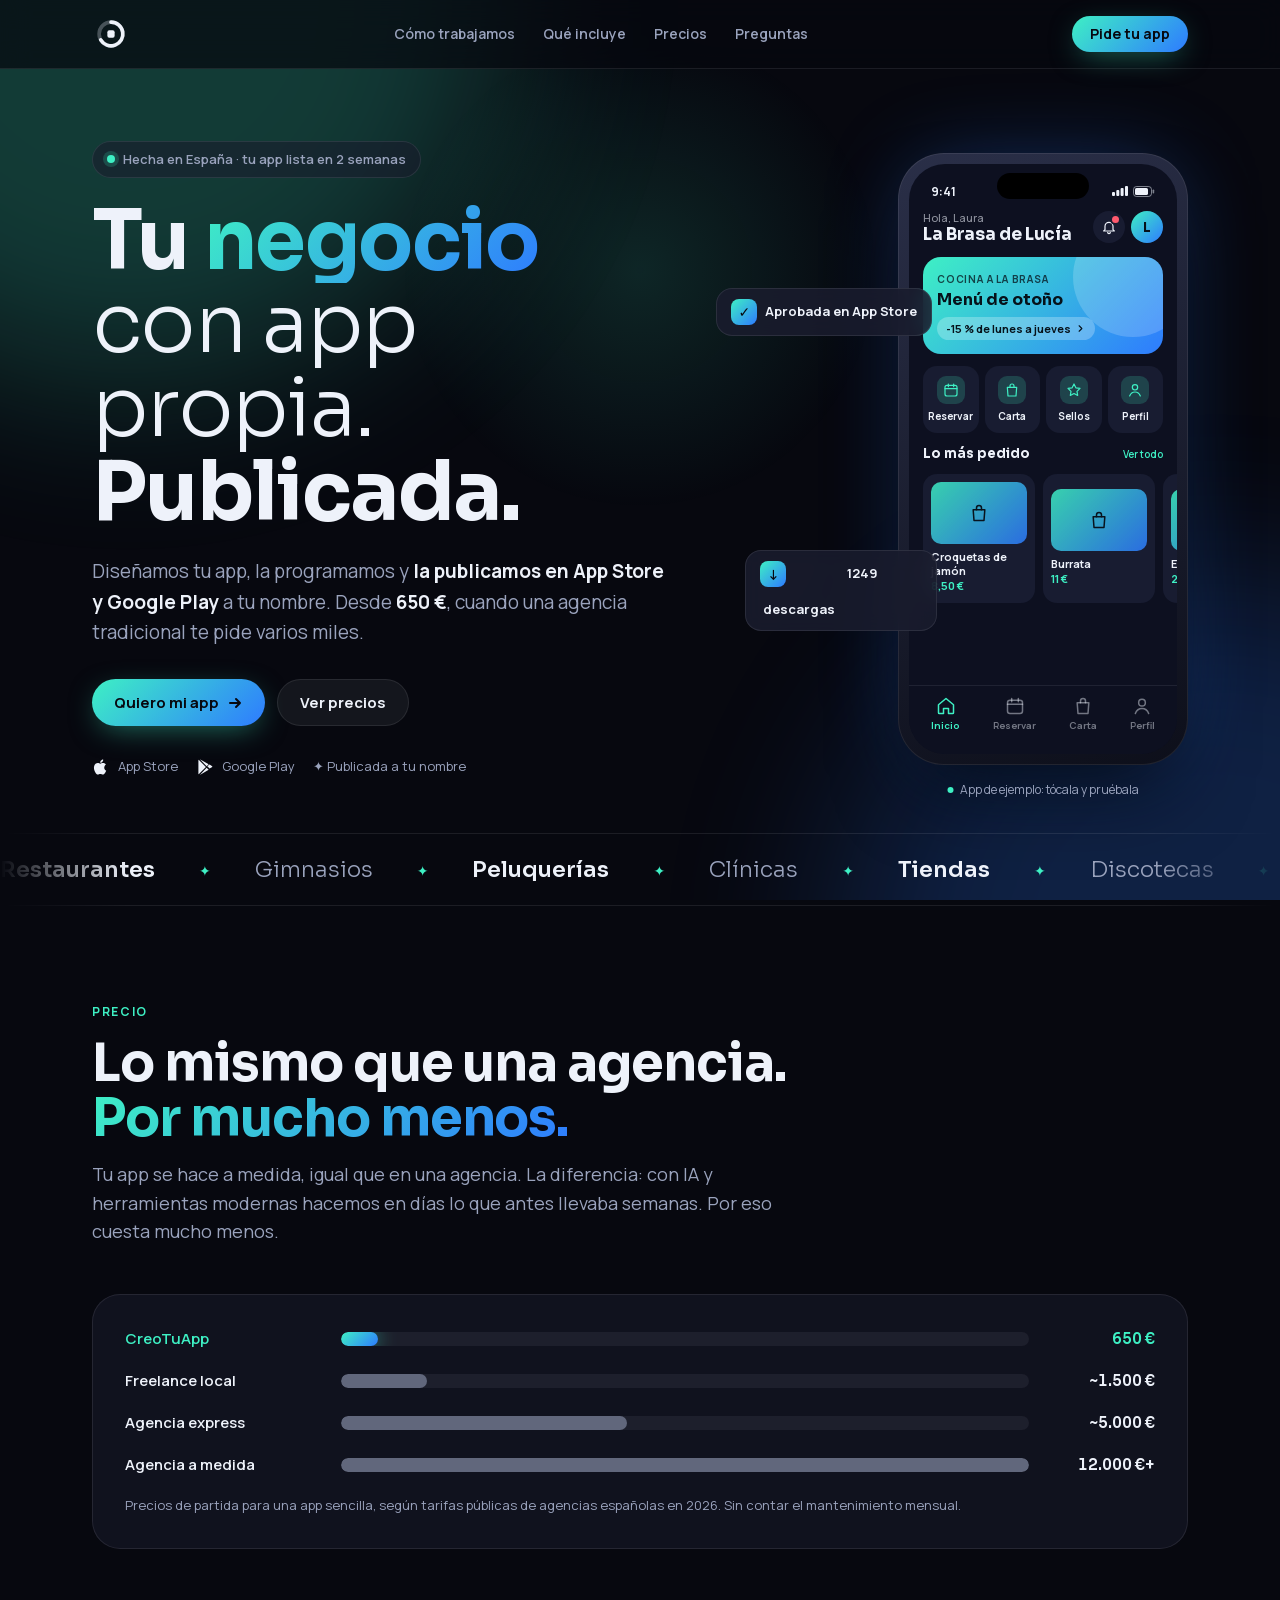
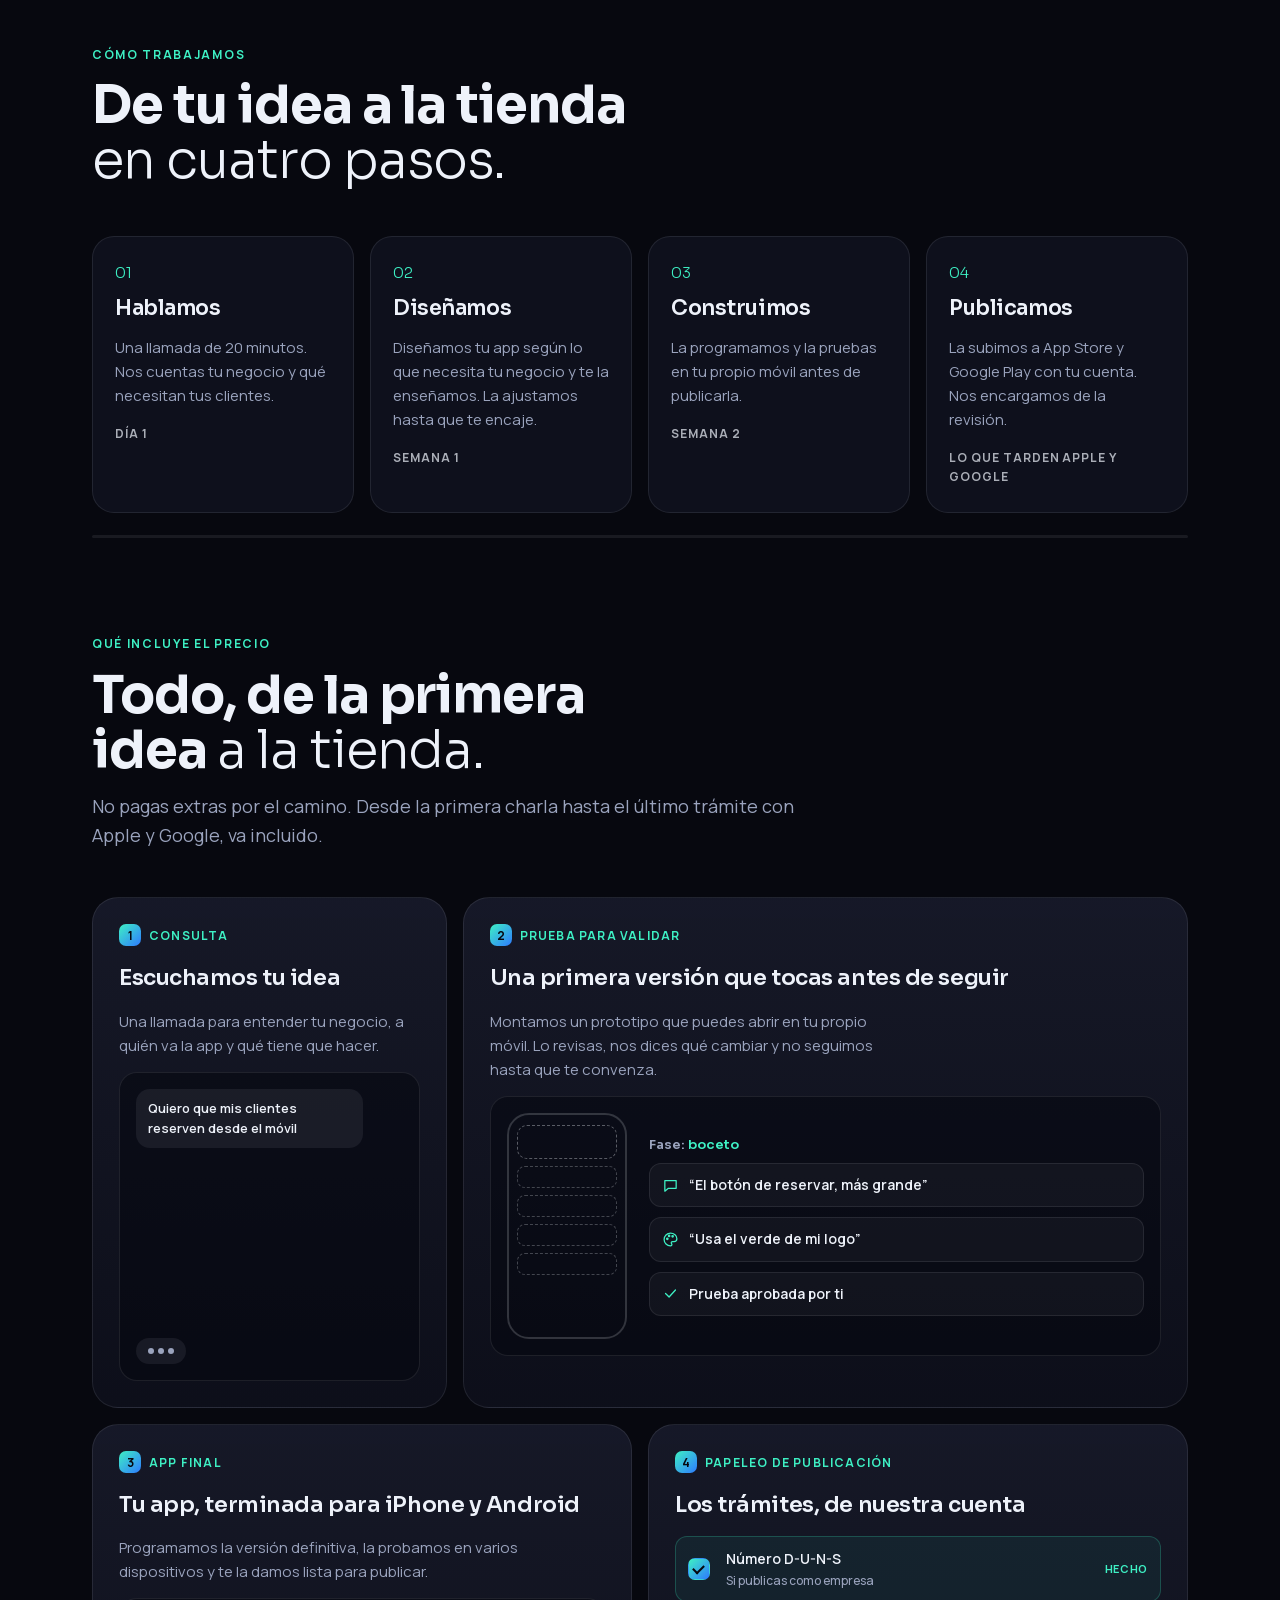
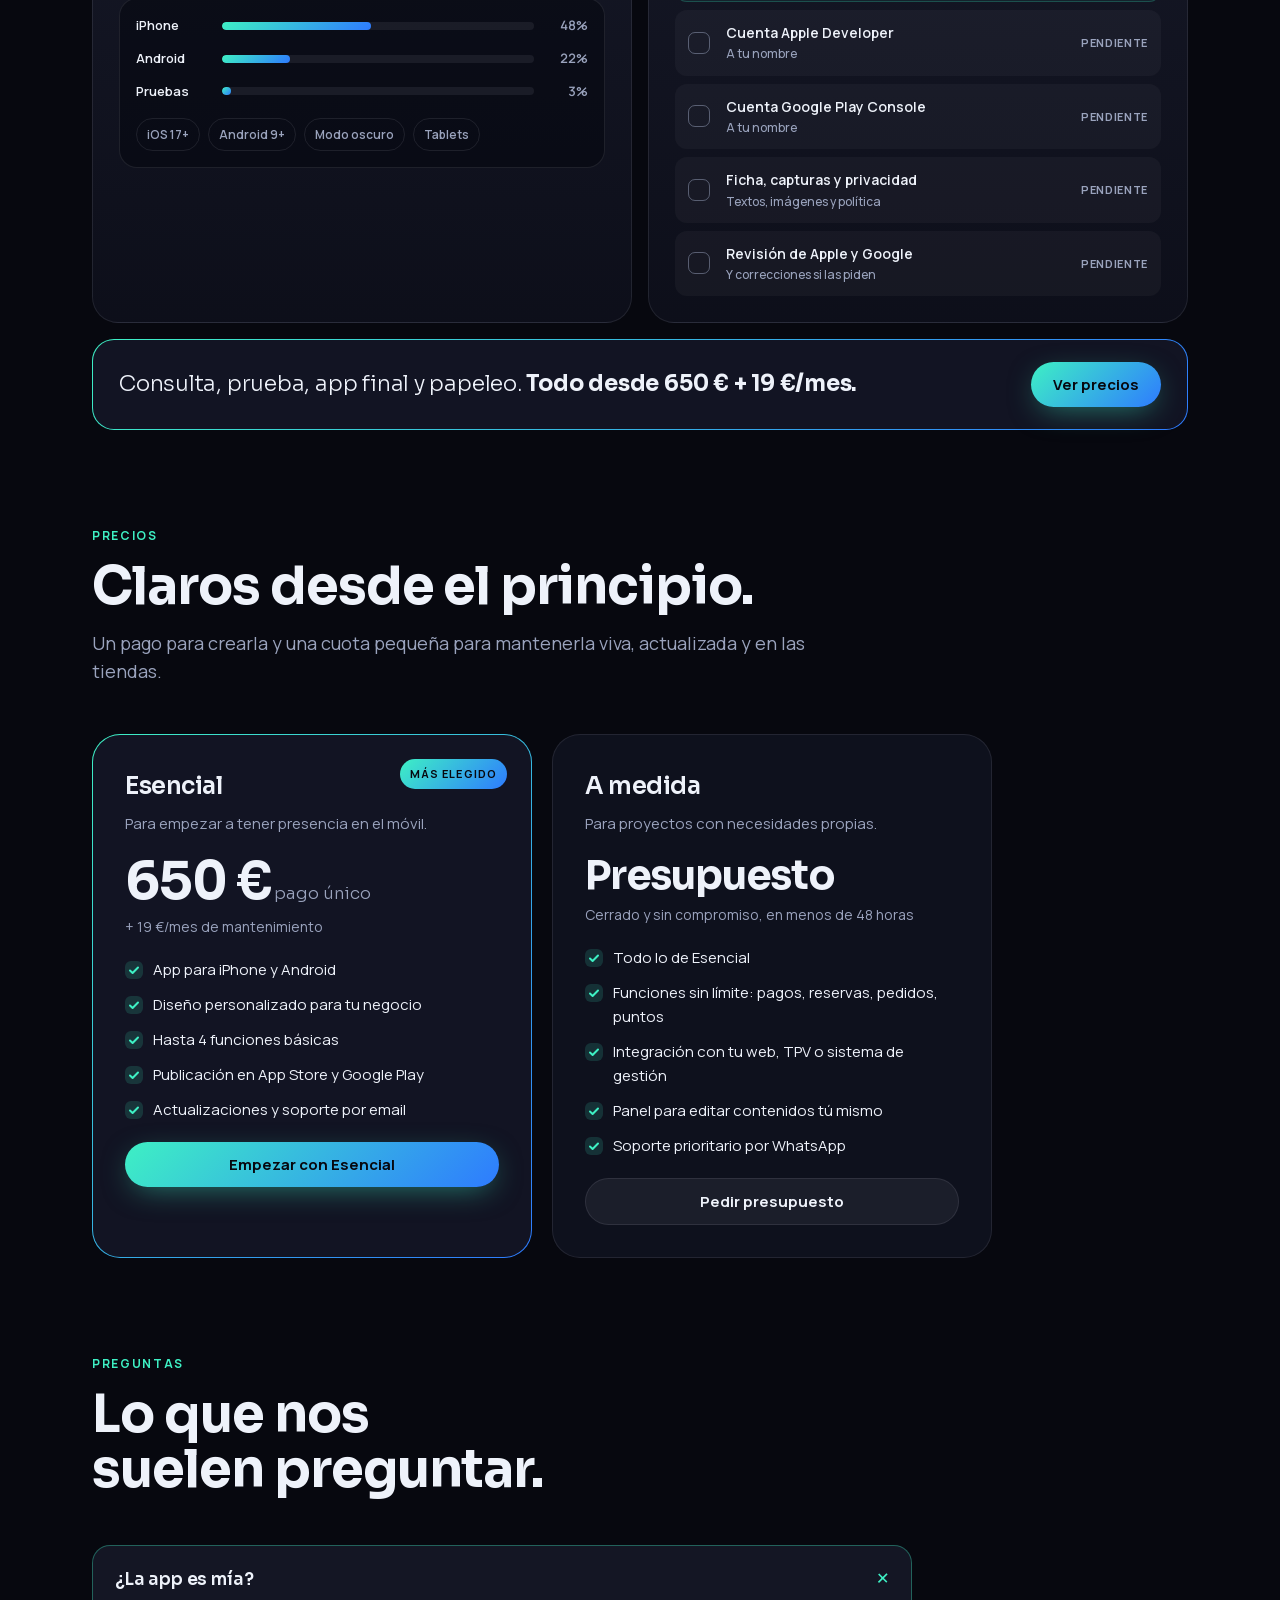
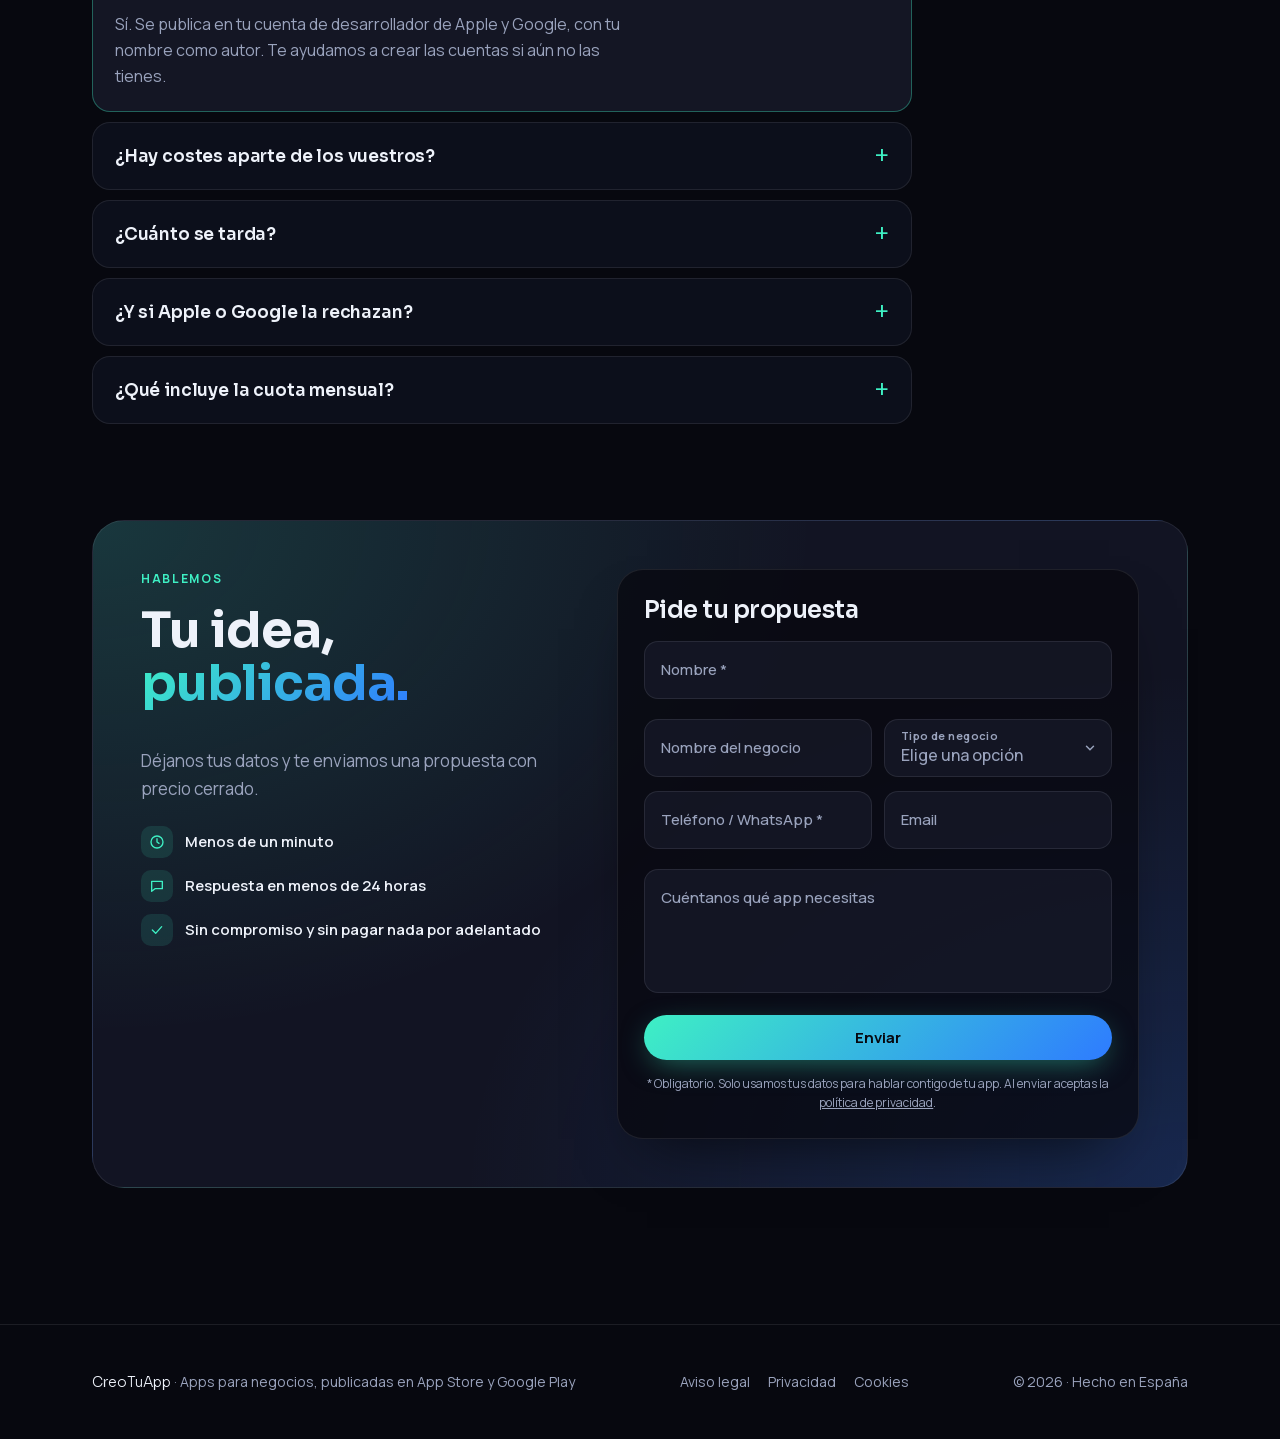
<file: index.html>
<!doctype html>
<html lang="es">
<head>
<meta charset="utf-8">
<meta name="viewport" content="width=device-width, initial-scale=1, viewport-fit=cover">
<meta http-equiv="Content-Security-Policy" content="default-src 'self'; script-src 'self' 'unsafe-inline'; style-src 'self' 'unsafe-inline'; img-src 'self' data:; font-src 'self'; connect-src 'self' https://script.google.com https://script.googleusercontent.com; form-action 'self'; base-uri 'self'; object-src 'none'">
<meta name="referrer" content="strict-origin-when-cross-origin">
<title>CreoTuApp · Tu app, publicada en App Store y Google Play</title>
<meta name="description" content="Creamos la app de tu negocio y la publicamos en App Store y Google Play a tu nombre. Desde 650 € + 19 €/mes. Hecha en España.">
<meta name="theme-color" content="#07080F">
<link rel="icon" type="image/svg+xml" href="favicon.svg">
<link rel="apple-touch-icon" href="apple-touch-icon.png">
<link rel="preload" href="fonts/sora.woff2" as="font" type="font/woff2" crossorigin>
<link rel="preload" href="fonts/manrope.woff2" as="font" type="font/woff2" crossorigin>
<meta property="og:type" content="website">
<meta property="og:locale" content="es_ES">
<meta property="og:site_name" content="CreoTuApp">
<meta property="og:title" content="CreoTuApp · Tu idea, publicada">
<meta property="og:description" content="Creamos la app de tu negocio y la publicamos en App Store y Google Play a tu nombre. Desde 650 € + 19 €/mes. Hecha en España.">
<meta property="og:url" content="https://creotuapp.com/">
<meta property="og:image" content="https://creotuapp.com/og.png">
<link rel="canonical" href="https://creotuapp.com/">
<meta name="twitter:card" content="summary_large_image">
<script type="application/ld+json">{"@context":"https://schema.org","@type":"ProfessionalService","name":"CreoTuApp","description":"Creamos la app de tu negocio y la publicamos en App Store y Google Play a tu nombre. Desde 650 € + 19 €/mes. Hecha en España.","url":"https://creotuapp.com/","areaServed":"ES","priceRange":"desde 650 €"}</script>
<style>html{-webkit-text-size-adjust:100%}body{margin:0}img{max-width:100%}[hidden]{display:none!important}</style>
<link rel="stylesheet" href="fonts.css">
<style>
/* Layout: una sola columna oscura "Aurora"; héroe con móvil que se construye, configurador en vivo, precios y contacto. Diseño de un solo tema (oscuro) por marca. */
:root {
  --noche: #07080F;
  --grafito: #1A1D2E;
  --grafito-2: #121423;
  --hielo: #EEF2FA;
  --niebla: #9AA3BD;
  --menta: #3EF0C4;
  --azur: #2E7BFF;
  --linea: rgba(238,242,250,.09);
  --aurora: linear-gradient(135deg, var(--menta), var(--azur));
  --f-display: "Sora", "Avenir Next", "Segoe UI", system-ui, sans-serif;
  --f-text: "Manrope", "Segoe UI", system-ui, sans-serif;
  --r: 22px;
  color-scheme: dark;
}
* { box-sizing: border-box; }
[hidden] { display: none !important; }
html { scroll-behavior: smooth; scroll-padding-top: calc(68px + env(safe-area-inset-top, 0px) + 28px); }
section[id] { scroll-margin-top: calc(68px + env(safe-area-inset-top, 0px) + 28px); }
body {
  background: var(--noche); color: var(--hielo);
  font-family: var(--f-text); font-size: 16px; line-height: 1.6;
  overflow-x: hidden;
  -webkit-font-smoothing: antialiased;
}
body::before { content: ""; position: fixed; inset: 0 0 auto; height: env(safe-area-inset-top, 0px); z-index: 60; background: var(--noche); }
.wrap { width: 100%; max-width: 1160px; margin: 0 auto; padding-left: max(clamp(16px, 3.2vw, 32px), env(safe-area-inset-left, 0px)); padding-right: max(clamp(16px, 3.2vw, 32px), env(safe-area-inset-right, 0px)); }
h1, h2, h3 { font-family: var(--f-display); margin: 0; text-wrap: balance; letter-spacing: -0.02em; }
p { margin: 0; }
a { color: inherit; }
.grad { background: var(--aurora); -webkit-background-clip: text; background-clip: text; color: transparent; }
.thin { font-weight: 300; }
.eyebrow { font-size: 12px; font-weight: 700; letter-spacing: .14em; text-transform: uppercase; color: var(--menta); }
:focus-visible { outline: 2px solid var(--menta); outline-offset: 3px; border-radius: 8px; }

/* Fondo aurora que sigue al cursor */
.glow { position: fixed; inset: 0; pointer-events: none; z-index: 0; overflow: hidden; }
.glow::before, .glow::after { content: ""; position: absolute; width: 60vmax; height: 60vmax; border-radius: 50%; filter: blur(90px); opacity: .22; }
.glow::before { background: var(--menta); top: -30vmax; left: -20vmax; animation: drift 18s ease-in-out infinite alternate; }
.glow::after { background: var(--azur); bottom: -35vmax; right: -25vmax; animation: drift 22s ease-in-out infinite alternate-reverse; }
.spot { position: fixed; width: 520px; height: 520px; border-radius: 50%; pointer-events: none; z-index: 0; background: radial-gradient(circle, rgba(62,240,196,.13), transparent 65%); transform: translate(-50%,-50%); left: 50%; top: 30%; transition: opacity .3s; }
@keyframes drift { to { transform: translate(8vmax, 6vmax) scale(1.1); } }
main, header, footer { position: relative; z-index: 1; }

/* Cabecera */
header { position: sticky; top: env(safe-area-inset-top, 0px); z-index: 50; backdrop-filter: blur(14px); -webkit-backdrop-filter: blur(14px); background: rgba(7,8,15,.7); border-bottom: 1px solid var(--linea); }
.nav { display: flex; align-items: center; justify-content: space-between; gap: 16px; height: 68px; }
.brand { display: flex; align-items: center; gap: 10px; text-decoration: none; font-family: var(--f-display); font-size: 19px; letter-spacing: -0.02em; }
.brand svg { width: 38px; height: 38px; flex: none; display: block; }
.brand b { font-weight: 700; } .brand span { font-weight: 300; }
.links { display: flex; gap: 28px; font-size: 14px; font-weight: 600; }
.links a { text-decoration: none; color: var(--niebla); transition: color .2s; }
.links a:hover { color: var(--hielo); }
.btn { display: inline-flex; align-items: center; justify-content: center; gap: 8px; border: 0; cursor: pointer; font: 700 15px/1 var(--f-text); padding: 15px 22px; border-radius: 999px; text-decoration: none; transition: transform .2s, box-shadow .2s, background .2s; white-space: nowrap; }
.btn-p { background: var(--aurora); color: var(--noche); box-shadow: 0 8px 30px -8px rgba(62,240,196,.5); }
.btn-p:hover { transform: translateY(-2px); box-shadow: 0 14px 40px -8px rgba(46,123,255,.6); }
.btn-g { background: rgba(238,242,250,.06); color: var(--hielo); border: 1px solid var(--linea); }
.btn-g:hover { background: rgba(238,242,250,.12); }
.nav .btn { padding: 11px 18px; font-size: 14px; }
@media (max-width: 820px) { .links { display: none; } }

/* Héroe */
.hero { padding-block: 72px 56px; display: grid; grid-template-columns: 1.1fr .9fr; gap: 48px; align-items: center; }
.hero > * { min-width: 0; }
.pill { display: inline-flex; align-items: center; gap: 8px; padding: 7px 14px 7px 8px; border-radius: 999px; border: 1px solid var(--linea); background: rgba(26,29,46,.6); font-size: 13px; font-weight: 600; color: var(--niebla); }
.pill i { width: 8px; height: 8px; border-radius: 50%; background: var(--menta); box-shadow: 0 0 0 4px rgba(62,240,196,.18); animation: pulse 2s infinite; margin-left: 6px; }
@keyframes pulse { 50% { box-shadow: 0 0 0 8px rgba(62,240,196,0); } }
.hero h1 { font-size: clamp(42px, 6.6vw, 82px); line-height: 1.02; margin-top: 22px; }
.rot { display: inline-block; position: relative; }
.rot-word { display: inline-block; transition: opacity .35s, transform .35s, filter .35s; }
.rot-word.out { opacity: 0; transform: translateY(14px); filter: blur(6px); }
.lead { font-size: 19px; color: var(--niebla); max-width: 34em; margin-top: 22px; }
.lead strong { color: var(--hielo); }
.cta-row { display: flex; flex-wrap: wrap; gap: 12px; margin-top: 32px; }
.stores { display: flex; flex-wrap: wrap; gap: 18px; margin-top: 30px; font-size: 13px; color: var(--niebla); align-items: center; }
.stores span { display: inline-flex; gap: 8px; align-items: center; }
.stores svg { width: 18px; height: 18px; fill: var(--hielo); }

/* Teléfono */
.phone-stage { position: relative; display: grid; place-items: center; perspective: 1200px; }
.phone { width: 290px; max-width: 100%; aspect-ratio: 9/19; border-radius: 46px; padding: 11px; background: linear-gradient(160deg, #2a2f48, #0d0f1a); box-shadow: 0 40px 80px -20px rgba(0,0,0,.8), 0 0 0 1px rgba(255,255,255,.08) inset, 0 0 90px -20px rgba(46,123,255,.45); transform-style: preserve-3d; transition: transform .15s ease-out; }
.screen { position: relative; width: 100%; height: 100%; border-radius: 36px; overflow: hidden; background: var(--app-bg, #0f1222); display: flex; flex-direction: column; transition: background .5s; }
.notch { position: absolute; top: 9px; left: 50%; transform: translateX(-50%); width: 92px; height: 26px; border-radius: 20px; background: #000; z-index: 3; }
.float { position: absolute; padding: 10px 14px; border-radius: 16px; background: rgba(26,29,46,.85); backdrop-filter: blur(10px); -webkit-backdrop-filter: blur(10px); border: 1px solid var(--linea); font-size: 13px; font-weight: 700; display: flex; align-items: center; gap: 8px; animation: bob 5s ease-in-out infinite; white-space: nowrap; }
.float .dot { width: 26px; height: 26px; border-radius: 8px; background: var(--aurora); display: grid; place-items: center; color: var(--noche); font-size: 14px; }
.f1 { top: 22%; left: 0; } .f2 { bottom: 22%; left: 6%; animation-delay: -2.5s; }
@media (min-width: 901px) { .phone-stage { justify-items: end; } .phone-stage .ma-hint { left: auto; right: 145px; transform: translateX(50%); } }
@keyframes bob { 50% { transform: translateY(-10px); } }
@media (max-width: 900px) { .hero { grid-template-columns: 1fr; padding-block: 48px 64px; } .float { display: none; } }

/* Mini app dentro del móvil */
.screen { --a: linear-gradient(135deg,#3EF0C4,#2E7BFF); --as: #3EF0C4; --bg: #0f1222; --card: #191d33; --fg: #EEF2FA; --on: #07101a;
  background: var(--bg); color: var(--fg); font: 500 12px/1.4 var(--f-text); text-align: left; user-select: none; -webkit-user-select: none; }
:where(.screen) button { font: inherit; color: inherit; background: none; border: 0; padding: 0; cursor: pointer; text-align: inherit; }
.ma-status { display: flex; justify-content: space-between; align-items: center; padding: 14px 22px 0; height: 40px; font: 700 12px var(--f-text); flex: none; position: relative; z-index: 2; }
.ma-status svg { display: block; }
.ma-status .ri { display: flex; gap: 5px; align-items: center; }
.ma-view { flex: 1; overflow-y: auto; overflow-x: hidden; padding: 6px 14px 14px; scrollbar-width: none; position: relative; }
.ma-view::-webkit-scrollbar { display: none; }
.ma-view > * + * { margin-top: 12px; }
.ma-fade { animation: maIn .35s ease both; }
@keyframes maIn { from { opacity: 0; transform: translateY(8px); } }
.mut { color: color-mix(in srgb, var(--fg) 58%, transparent); }
.ma-head { display: flex; justify-content: space-between; align-items: center; gap: 8px; }
.ma-head small { display: block; font-size: 11px; }
.ma-head b { display: block; font: 700 17px/1.15 var(--f-display); letter-spacing: -0.02em; word-break: break-word; }
.ma-icons { display: flex; gap: 6px; flex: none; }
.ma-ib { width: 32px; height: 32px; border-radius: 50%; background: var(--card); display: grid; place-items: center; position: relative; }
.ma-ib .bd { position: absolute; top: 5px; right: 6px; width: 7px; height: 7px; border-radius: 50%; background: #FF5A6E; box-shadow: 0 0 0 2px var(--card); }
.ma-av { width: 32px; height: 32px; border-radius: 50%; background: var(--a); color: var(--on); display: grid; place-items: center; font: 700 13px var(--f-display); }
.ma-banner { display: block; width: 100%; border-radius: 18px; padding: 14px; background: var(--a); color: var(--on); position: relative; overflow: hidden; }
.ma-banner::after { content: ""; position: absolute; width: 120px; height: 120px; border-radius: 50%; right: -30px; top: -40px; background: rgba(255,255,255,.18); }
.ma-banner small { font-size: 10px; font-weight: 800; letter-spacing: .08em; text-transform: uppercase; opacity: .75; }
.ma-banner b { display: block; font: 700 16px/1.2 var(--f-display); margin-top: 2px; }
.ma-banner span { display: inline-flex; align-items: center; gap: 4px; margin-top: 8px; font-size: 11px; font-weight: 700; background: rgba(255,255,255,.25); padding: 4px 9px; border-radius: 99px; }
.ma-quick { display: grid; grid-template-columns: repeat(4, 1fr); gap: 6px; }
.ma-q { display: grid; justify-items: center; gap: 5px; font-size: 10px; font-weight: 700; padding: 10px 2px; border-radius: 14px; background: var(--card); text-align: center !important; }
.ma-q i { width: 28px; height: 28px; border-radius: 9px; display: grid; place-items: center; background: color-mix(in srgb, var(--as) 18%, transparent); color: var(--as); }
.ma-sec { display: flex; justify-content: space-between; align-items: baseline; font: 700 13px var(--f-display); }
.ma-sec small { font: 600 10px var(--f-text); color: var(--as); }
.ma-h { display: flex; gap: 8px; overflow-x: auto; scrollbar-width: none; margin-inline: -14px; padding-inline: 14px; }
.ma-h::-webkit-scrollbar { display: none; }
.ma-tile { flex: none; width: 112px; border-radius: 14px; background: var(--card); padding: 8px; }
.ma-tile .im { height: 62px; border-radius: 10px; background: var(--a); opacity: .85; display: grid; place-items: center; color: var(--on); margin-bottom: 6px; }
.ma-tile b { display: block; font-size: 11px; line-height: 1.25; }
.ma-tile span { font-size: 11px; font-weight: 700; color: var(--as); }
.ma-card { border-radius: 16px; background: var(--card); padding: 12px; }
.ma-next { display: flex; gap: 10px; align-items: center; border: 1px solid color-mix(in srgb, var(--as) 45%, transparent); }
.ma-next i { width: 34px; height: 34px; border-radius: 10px; background: var(--a); color: var(--on); display: grid; place-items: center; flex: none; }
.ma-next b { display: block; font-size: 12px; }
.ma-title { font: 700 18px/1.2 var(--f-display); letter-spacing: -0.02em; }
.ma-lbl { font-size: 10px; font-weight: 800; letter-spacing: .08em; text-transform: uppercase; }
.ma-days { display: flex; gap: 6px; overflow-x: auto; scrollbar-width: none; margin-inline: -14px; padding-inline: 14px; margin-top: 6px !important; }
.ma-days::-webkit-scrollbar { display: none; }
.ma-day { flex: none; width: 42px; padding: 7px 0; border-radius: 12px; background: var(--card); display: grid; justify-items: center; font-size: 10px; text-align: center !important; transition: background .2s; }
.ma-day b { font: 700 15px var(--f-display); }
.ma-day.sel { background: var(--a); color: var(--on); }
.ma-times { display: grid; grid-template-columns: repeat(4, 1fr); gap: 6px; margin-top: 6px !important; }
.ma-t { padding: 8px 0; border-radius: 10px; background: var(--card); font-weight: 700; font-size: 11px; text-align: center !important; transition: all .2s; border: 1px solid transparent !important; }
.ma-t.sel { border-color: var(--as) !important; color: var(--as); background: color-mix(in srgb, var(--as) 14%, var(--card)); }
.ma-t:disabled { opacity: .3; text-decoration: line-through; cursor: default; }
.ma-row { display: flex; align-items: center; justify-content: space-between; gap: 8px; }
.ma-step { display: flex; align-items: center; gap: 10px; }
.ma-step button { width: 28px; height: 28px; border-radius: 50%; background: var(--card); display: grid; place-items: center; }
.ma-step b { font: 700 15px var(--f-display); min-width: 16px; text-align: center; }
.ma-chips { display: flex; flex-wrap: wrap; gap: 6px; margin-top: 6px !important; }
.ma-chip { padding: 6px 10px; border-radius: 99px; background: var(--card); font-size: 11px; font-weight: 700; border: 1px solid transparent !important; }
.ma-chip.sel { border-color: var(--as) !important; color: var(--as); }
.ma-btn { display: flex !important; width: 100%; justify-content: center; align-items: center; gap: 6px; padding: 12px; border-radius: 14px; background: var(--a) !important; color: var(--on) !important; font-weight: 800 !important; font-size: 13px !important; text-align: center !important; transition: opacity .2s, transform .15s; }
.ma-btn:disabled { opacity: .35; cursor: default; }
.ma-btn:not(:disabled):active { transform: scale(.97); }
.ma-cats { display: flex; gap: 6px; overflow-x: auto; scrollbar-width: none; }
.ma-cats::-webkit-scrollbar { display: none; }
.ma-cat { flex: none; padding: 7px 12px; border-radius: 99px; background: var(--card); font-size: 11px; font-weight: 700; }
.ma-cat.sel { background: var(--fg) !important; color: var(--bg) !important; }
.ma-item { display: flex; gap: 10px; align-items: center; padding: 10px; border-radius: 14px; background: var(--card); }
.ma-item .im { width: 44px; height: 44px; border-radius: 11px; background: var(--a); opacity: .8; flex: none; display: grid; place-items: center; color: var(--on); }
.ma-item .tx { flex: 1; min-width: 0; }
.ma-item b { display: block; font-size: 12px; line-height: 1.25; }
.ma-item small { display: block; font-size: 10px; }
.ma-item .pr { font-weight: 800; font-size: 11px; color: var(--as); margin-top: 2px; display: block; }
.ma-add { width: 28px; height: 28px; border-radius: 9px; background: var(--a) !important; color: var(--on) !important; display: grid; place-items: center; flex: none; position: relative; transition: transform .15s; }
.ma-add:active { transform: scale(.88); }
.ma-add .q { position: absolute; top: -6px; right: -6px; min-width: 16px; height: 16px; border-radius: 8px; background: var(--fg); color: var(--bg); font-size: 9px; font-weight: 800; display: grid; place-items: center; padding: 0 3px; }
.ma-mini { padding: 6px 9px; border-radius: 9px; font-size: 10px; font-weight: 800; border: 1px solid var(--as) !important; color: var(--as) !important; flex: none; }
.ma-cart { position: sticky; bottom: 0; display: flex !important; width: 100%; justify-content: space-between; align-items: center; padding: 11px 14px; border-radius: 14px; background: var(--fg) !important; color: var(--bg) !important; font-weight: 800 !important; font-size: 12px !important; box-shadow: 0 10px 24px -8px rgba(0,0,0,.5); animation: maIn .3s ease both; }
.ma-cart span:first-child { display: inline-flex; gap: 6px; align-items: center; }
.ma-cart em { font-style: normal; background: var(--as); color: var(--on); border-radius: 99px; padding: 1px 7px; font-size: 10px; }
.ma-prof { display: grid; justify-items: center; gap: 4px; text-align: center; padding-top: 4px; }
.ma-prof .ma-av { width: 58px; height: 58px; font-size: 22px; }
.ma-prof b { font: 700 16px var(--f-display); margin-top: 4px; }
.ma-pts { background: var(--a); color: var(--on); border-radius: 16px; padding: 12px; }
.ma-pts .ma-row b { font: 700 20px var(--f-display); }
.ma-pbar { height: 6px; border-radius: 6px; background: rgba(255,255,255,.3); margin-top: 8px; overflow: hidden; }
.ma-pbar i { display: block; height: 100%; background: currentColor; border-radius: 6px; transition: width .6s; }
.ma-pts small { display: block; font-size: 10px; margin-top: 6px; opacity: .8; }
.ma-list { border-radius: 16px; background: var(--card); overflow: hidden; }
.ma-li { display: flex !important; width: 100%; align-items: center; gap: 10px; padding: 11px 12px; font-size: 12px; font-weight: 600; }
.ma-li + .ma-li { border-top: 1px solid color-mix(in srgb, var(--fg) 8%, transparent) !important; }
.ma-li > span:nth-child(2) { flex: 1; }
.ma-li i { color: var(--as); display: grid; }
.ma-tg { width: 34px; height: 20px; border-radius: 10px; background: color-mix(in srgb, var(--fg) 25%, transparent); position: relative; transition: background .2s; flex: none; }
.ma-tg::after { content: ""; position: absolute; top: 2px; left: 2px; width: 16px; height: 16px; border-radius: 50%; background: #fff; transition: transform .2s; }
.ma-tg.on { background: var(--as); }
.ma-tg.on::after { transform: translateX(14px); }
.ma-tabs { display: flex; justify-content: space-around; padding: 8px 6px 20px; border-top: 1px solid color-mix(in srgb, var(--fg) 8%, transparent); background: var(--bg); flex: none; position: relative; z-index: 2; }
.ma-tab { display: grid; justify-items: center; gap: 3px; font-size: 9.5px; font-weight: 700; color: color-mix(in srgb, var(--fg) 45%, transparent) !important; padding: 2px 6px; text-align: center !important; transition: color .2s; }
.ma-tab.sel { color: var(--as) !important; }
.ma-toast { position: absolute; left: 12px; right: 12px; bottom: 76px; z-index: 5; padding: 10px 12px; border-radius: 12px; background: var(--fg); color: var(--bg); font-weight: 700; font-size: 11px; display: flex; gap: 8px; align-items: center; animation: maToast 2.2s ease both; pointer-events: none; }
@keyframes maToast { 0% { opacity: 0; transform: translateY(10px); } 12%, 85% { opacity: 1; transform: none; } 100% { opacity: 0; } }
.ma-sheet { position: absolute; inset: 0; z-index: 6; background: color-mix(in srgb, var(--bg) 70%, transparent); backdrop-filter: blur(6px); -webkit-backdrop-filter: blur(6px); display: flex; align-items: flex-end; animation: maFade .25s ease both; }
@keyframes maFade { from { opacity: 0; } }
.ma-sheet > div { width: 100%; background: var(--card); border-radius: 24px 24px 0 0; padding: 20px 16px 28px; display: grid; gap: 10px; justify-items: center; text-align: center; animation: maUp .35s cubic-bezier(.2,.8,.2,1) both; }
@keyframes maUp { from { transform: translateY(100%); } }
.ma-ok { width: 54px; height: 54px; border-radius: 50%; background: var(--a); color: var(--on); display: grid; place-items: center; animation: maPop .5s .15s cubic-bezier(.3,1.6,.5,1) both; }
@keyframes maPop { from { transform: scale(0); } }
.ma-sheet b { font: 700 16px var(--f-display); }
.ma-sum { width: 100%; display: grid; gap: 4px; padding: 10px; border-radius: 12px; background: var(--bg); font-size: 11px; }
.ma-sum div { display: flex; justify-content: space-between; }
.ma-finger { position: absolute; z-index: 9; width: 30px; height: 30px; margin: -15px 0 0 -15px; border-radius: 50%; background: rgba(255,255,255,.35); border: 2px solid rgba(255,255,255,.8); pointer-events: none; animation: maTap .6s ease both; }
@keyframes maTap { 0% { transform: scale(1.6); opacity: 0; } 40% { transform: scale(1); opacity: 1; } 100% { transform: scale(.8); opacity: 0; } }
.ma-hint { position: absolute; left: 50%; bottom: -34px; transform: translateX(-50%); font-size: 12px; color: var(--niebla); white-space: nowrap; display: flex; gap: 6px; align-items: center; }
.ma-hint i { width: 6px; height: 6px; border-radius: 50%; background: var(--menta); }

/* Marquesina */
.marquee { border-block: 1px solid var(--linea); overflow: hidden; padding-block: 18px; mask-image: linear-gradient(90deg, transparent, #000 10%, #000 90%, transparent); -webkit-mask-image: linear-gradient(90deg, transparent, #000 10%, #000 90%, transparent); }
.track { display: flex; gap: 44px; width: max-content; animation: slide 36s linear infinite; font-family: var(--f-display); font-size: 22px; font-weight: 300; color: var(--niebla); }
.track b { color: var(--hielo); font-weight: 600; }
.track span::after { content: "✦"; margin-left: 44px; color: var(--menta); font-size: 14px; vertical-align: middle; }
@keyframes slide { to { transform: translateX(-50%); } }

/* Secciones */
section { padding-block: 96px; }
.sec-head { display: grid; gap: 14px; max-width: 720px; margin-bottom: 48px; }
.sec-head h2 { font-size: clamp(32px, 4.4vw, 52px); line-height: 1.06; }
.sec-head p { color: var(--niebla); font-size: 18px; }
@media (max-width: 600px) { section { padding-block: 64px; } }

/* Configurador */
.builder { display: grid; grid-template-columns: 1fr 380px; gap: 32px; align-items: start; }
.builder > * { min-width: 0; }
.panel { background: linear-gradient(180deg, rgba(26,29,46,.85), rgba(18,20,35,.85)); border: 1px solid var(--linea); border-radius: 28px; padding: 28px; display: grid; gap: 26px; }
.field { display: grid; gap: 12px; }
.field > label, .field > .lbl { font-size: 13px; font-weight: 700; color: var(--niebla); letter-spacing: .04em; }
.field input[type=text] { width: 100%; background: rgba(7,8,15,.6); border: 1px solid var(--linea); color: var(--hielo); border-radius: 14px; padding: 14px 16px; font: 600 17px var(--f-text); transition: border-color .2s; }
.field input[type=text]:focus { outline: none; border-color: var(--menta); }
.chips { display: flex; flex-wrap: wrap; gap: 8px; }
.chip { cursor: pointer; border: 1px solid var(--linea); background: rgba(7,8,15,.5); color: var(--hielo); border-radius: 999px; padding: 10px 15px; font: 600 14px var(--f-text); display: inline-flex; gap: 7px; align-items: center; transition: all .2s; }
.chip:hover { border-color: rgba(62,240,196,.5); }
.chip[aria-pressed="true"] { background: rgba(62,240,196,.12); border-color: var(--menta); color: var(--menta); }
.swatches { display: flex; flex-wrap: wrap; gap: 10px; }
.sw { width: 40px; height: 40px; border-radius: 12px; border: 2px solid transparent; cursor: pointer; background: var(--c); transition: transform .2s; padding: 0; }
.sw:hover { transform: scale(1.08); }
.sw[aria-pressed="true"] { border-color: var(--hielo); box-shadow: 0 0 0 3px var(--noche) inset; }
.feats { display: grid; grid-template-columns: repeat(2, minmax(0,1fr)); gap: 8px; }
.feat { display: flex; align-items: center; gap: 10px; padding: 12px 14px; border-radius: 14px; border: 1px solid var(--linea); background: rgba(7,8,15,.5); cursor: pointer; font-size: 14px; font-weight: 600; transition: border-color .2s, background .2s; user-select: none; }
.feat input { appearance: none; -webkit-appearance: none; width: 20px; height: 20px; border-radius: 6px; border: 1.5px solid var(--niebla); margin: 0; flex: none; display: grid; place-items: center; transition: all .2s; }
.feat input:checked { background: var(--aurora); border-color: transparent; }
.feat input:checked::after { content: ""; width: 9px; height: 5px; border-left: 2px solid var(--noche); border-bottom: 2px solid var(--noche); transform: rotate(-45deg) translate(1px,-1px); }
.feat:has(input:checked) { border-color: rgba(62,240,196,.45); background: rgba(62,240,196,.06); }
.feat small { margin-left: auto; color: var(--niebla); font-weight: 500; font-size: 12px; }
@media (max-width: 520px) { .feats { grid-template-columns: 1fr; } }
.quote { display: flex; flex-wrap: wrap; align-items: end; justify-content: space-between; gap: 16px; padding-top: 22px; border-top: 1px solid var(--linea); }
.quote .big { font: 700 44px/1 var(--f-display); letter-spacing: -0.03em; font-variant-numeric: tabular-nums; }
.quote .big small { font-size: 18px; font-weight: 300; color: var(--niebla); }
.quote p { color: var(--niebla); font-size: 14px; }
.side-phone { position: sticky; top: 100px; display: grid; justify-items: center; gap: 16px; }
.side-phone .phone { width: 280px; }
.side-phone p { font-size: 13px; color: var(--niebla); text-align: center; }
@media (max-width: 900px) { .builder { grid-template-columns: 1fr; } .side-phone { position: static; order: -1; } }

/* Calculadora: resultado */
.calc-res { position: sticky; top: 96px; border-radius: 28px; padding: 28px; display: grid; gap: 18px; background: linear-gradient(var(--grafito-2), var(--grafito-2)) padding-box, var(--aurora) border-box; border: 1.5px solid transparent; box-shadow: 0 30px 70px -30px rgba(46,123,255,.45); }
.cr-plan { display: flex; justify-content: space-between; align-items: center; gap: 10px; font: 600 22px var(--f-display); letter-spacing: -0.02em; }
.cr-badge { font: 800 11px var(--f-text); letter-spacing: .08em; text-transform: uppercase; padding: 6px 10px; border-radius: 99px; background: rgba(62,240,196,.12); color: var(--menta); white-space: nowrap; }
.cr-price { font: 700 52px/1 var(--f-display); letter-spacing: -0.03em; font-variant-numeric: tabular-nums; }
.cr-price small { font-size: 18px; font-weight: 300; color: var(--niebla); letter-spacing: 0; }
.cr-price.custom { font-size: 40px; }
.cr-meter { display: grid; gap: 8px; font-size: 13px; font-weight: 600; color: var(--niebla); }
.cr-segs { display: grid; grid-template-columns: repeat(4, 1fr); gap: 5px; }
.cr-segs i { height: 6px; border-radius: 6px; background: rgba(238,242,250,.08); transition: background .3s; }
.cr-segs i.on { background: var(--aurora); }
.cr-segs.over i { background: linear-gradient(90deg, #A98BFF, #2E7BFF); }
.cr-list { list-style: none; margin: 0; padding: 16px 0 0; border-top: 1px solid var(--linea); display: grid; gap: 9px; font-size: 14px; font-weight: 600; }
.cr-list li { display: flex; gap: 10px; align-items: center; animation: maIn .3s ease both; }
.cr-list li::before { content: ""; width: 18px; height: 18px; flex: none; border-radius: 6px; background: rgba(62,240,196,.15) url("data:image/svg+xml,%3Csvg xmlns='http://www.w3.org/2000/svg' viewBox='0 0 18 18'%3E%3Cpath d='M5 9.5l2.6 2.5L13 6.5' fill='none' stroke='%233EF0C4' stroke-width='2' stroke-linecap='round' stroke-linejoin='round'/%3E%3C/svg%3E") center/contain no-repeat; }
.cr-list li.ft { color: var(--hielo); }
.cr-list li.base { color: var(--niebla); font-weight: 500; }
.cr-time { display: flex; justify-content: space-between; font-size: 14px; color: var(--niebla); padding: 12px 14px; border-radius: 14px; background: rgba(238,242,250,.04); }
.cr-time b { color: var(--hielo); }
.calc-res .btn { width: 100%; }
.cr-note { font-size: 12px; color: var(--niebla); text-align: center; }
@media (max-width: 900px) { .calc-res { position: static; } }

/* Comparativa */
.compare { display: grid; gap: 18px; background: rgba(26,29,46,.5); border: 1px solid var(--linea); border-radius: 28px; padding: 32px; }
.bar-row { display: grid; grid-template-columns: 200px 1fr 110px; gap: 16px; align-items: center; font-size: 15px; font-weight: 600; }
.bar-row > * { min-width: 0; }
.bar { height: 14px; border-radius: 999px; background: rgba(238,242,250,.06); overflow: hidden; }
.bar i { display: block; height: 100%; width: 0; border-radius: 999px; background: rgba(154,163,189,.55); transition: width 1.4s cubic-bezier(.2,.8,.2,1); }
.bar-row.me .bar i { background: var(--aurora); box-shadow: 0 0 20px rgba(62,240,196,.6); }
.bar-row.me { color: var(--menta); }
.bar-row .v { text-align: right; font-variant-numeric: tabular-nums; font-family: var(--f-display); }
.compare .note { font-size: 13px; color: var(--niebla); }
@media (max-width: 640px) { .bar-row { grid-template-columns: 1fr auto; } .bar-row .bar { grid-column: 1 / -1; grid-row: 2; } .compare { padding: 22px; } }

/* Proceso */
.steps { display: grid; grid-template-columns: repeat(4, minmax(0,1fr)); gap: 16px; position: relative; }
.step { padding: 26px 22px; border-radius: var(--r); border: 1px solid var(--linea); background: rgba(18,20,35,.7); display: grid; gap: 10px; align-content: start; position: relative; overflow: hidden; transition: border-color .3s, transform .3s; }
.step:hover { border-color: rgba(62,240,196,.4); transform: translateY(-4px); }
.step .n { font: 300 15px var(--f-display); color: var(--menta); }
.step h3 { font-size: 21px; font-weight: 600; }
.step p { color: var(--niebla); font-size: 15px; }
.step .d { font-size: 12px; font-weight: 700; letter-spacing: .08em; text-transform: uppercase; color: var(--hielo); opacity: .7; margin-top: 6px; }
.progress { height: 3px; border-radius: 3px; background: rgba(238,242,250,.08); margin-top: 22px; overflow: hidden; }
.progress i { display: block; height: 100%; width: 0; background: var(--aurora); transition: width .2s linear; }
@media (max-width: 900px) { .steps { grid-template-columns: repeat(2, minmax(0,1fr)); } }
@media (max-width: 520px) { .steps { grid-template-columns: 1fr; } }

/* Qué incluye: bento */
.bento { display: grid; grid-template-columns: repeat(6, minmax(0,1fr)); gap: 16px; }
.bx { position: relative; border-radius: 26px; border: 1px solid var(--linea); background: linear-gradient(180deg, rgba(26,29,46,.8), rgba(14,16,28,.85)); padding: 26px; display: grid; gap: 14px; align-content: start; overflow: hidden; transition: border-color .3s, transform .3s; }
.bx > * { min-width: 0; }
.bx:hover { border-color: rgba(62,240,196,.35); transform: translateY(-3px); }
.bx::before { content: ""; position: absolute; inset: 0; background: radial-gradient(400px circle at var(--mx, 50%) var(--my, 0%), rgba(62,240,196,.10), transparent 60%); opacity: 0; transition: opacity .3s; pointer-events: none; }
.bx:hover::before { opacity: 1; }
.bx-1 { grid-column: span 2; } .bx-2 { grid-column: span 4; } .bx-3 { grid-column: span 3; } .bx-4 { grid-column: span 3; }
.bx h3 { font-size: 22px; font-weight: 600; }
.bx p { color: var(--niebla); font-size: 15px; max-width: 46ch; }
.bx .kick { display: inline-flex; align-items: center; gap: 8px; font-size: 12px; font-weight: 700; letter-spacing: .1em; text-transform: uppercase; color: var(--menta); }
.bx .kick b { width: 22px; height: 22px; border-radius: 7px; background: var(--aurora); color: var(--noche); display: grid; place-items: center; font-size: 12px; letter-spacing: 0; }
.vis { border-radius: 18px; background: rgba(7,8,15,.55); border: 1px solid var(--linea); padding: 16px; min-height: 150px; position: relative; }
/* 1 consulta: chat */
.chat { display: grid; gap: 8px; font-size: 13px; font-weight: 600; }
.bub { max-width: 85%; padding: 9px 12px; border-radius: 14px; background: rgba(238,242,250,.07); justify-self: start; opacity: 0; transform: translateY(6px) scale(.97); transition: opacity .4s, transform .4s; }
.bub.me { justify-self: end; background: var(--aurora); color: var(--noche); }
.bub.on { opacity: 1; transform: none; }
.typing { display: inline-flex; gap: 4px; padding: 10px 12px; border-radius: 14px; background: rgba(238,242,250,.07); width: max-content; }
.typing i { width: 6px; height: 6px; border-radius: 50%; background: var(--niebla); animation: typ 1.2s infinite; }
.typing i:nth-child(2) { animation-delay: .15s; } .typing i:nth-child(3) { animation-delay: .3s; }
@keyframes typ { 30% { transform: translateY(-4px); opacity: 1; } 0%, 60%, 100% { opacity: .4; } }
/* 2 prototipo: boceto → diseño */
.proto { display: grid; grid-template-columns: auto 1fr; gap: 22px; align-items: center; }
.mini { width: 120px; aspect-ratio: 9/17; border-radius: 22px; border: 2px solid rgba(238,242,250,.18); padding: 10px 8px; display: grid; gap: 7px; align-content: start; position: relative; overflow: hidden; background: transparent; transition: background .6s, border-color .6s; }
.mini .hd { height: 34px; border-radius: 10px; border: 1.5px dashed rgba(238,242,250,.35); transition: all .6s; }
.mini .rw { height: 22px; border-radius: 8px; border: 1.5px dashed rgba(238,242,250,.25); transition: all .6s; }
.mini.done { background: #0f1222; border-color: rgba(62,240,196,.6); box-shadow: 0 0 40px -10px rgba(62,240,196,.6); }
.mini.done .hd { border: 0; background: var(--aurora); }
.mini.done .rw { border: 0; background: rgba(238,242,250,.09); }
.mini.done .rw:nth-child(3) { background: rgba(62,240,196,.18); }
.feedback { display: grid; gap: 10px; }
.fb { display: flex; gap: 10px; align-items: center; font-size: 14px; font-weight: 600; padding: 10px 12px; border-radius: 12px; background: rgba(238,242,250,.04); border: 1px solid var(--linea); }
.fb span { color: var(--menta); display: grid; }
.stage-lbl { font: 600 13px var(--f-display); color: var(--niebla); }
.stage-lbl b { color: var(--menta); font-weight: 600; }
/* 3 app final: compilación */
.build { display: grid; gap: 12px; font-size: 13px; font-weight: 600; }
.brow { display: grid; grid-template-columns: 74px 1fr 42px; gap: 12px; align-items: center; }
.brow .tr { height: 8px; border-radius: 8px; background: rgba(238,242,250,.07); overflow: hidden; }
.brow .tr i { display: block; height: 100%; width: 0; background: var(--aurora); border-radius: 8px; }
.brow .pc { text-align: right; font-variant-numeric: tabular-nums; color: var(--niebla); }
.brow.fin .pc { color: var(--menta); }
.ver { display: flex; flex-wrap: wrap; gap: 8px; margin-top: 4px; }
.ver span { font-size: 12px; padding: 6px 10px; border-radius: 999px; border: 1px solid var(--linea); color: var(--niebla); }
/* 4 papeleo: checklist */
.papers { display: grid; gap: 8px; }
.pp { display: grid; grid-template-columns: 26px 1fr auto; gap: 12px; align-items: center; padding: 11px 12px; border-radius: 12px; background: rgba(238,242,250,.035); border: 1px solid transparent; font-size: 14px; font-weight: 600; transition: background .4s, border-color .4s; }
.pp .ck { width: 22px; height: 22px; border-radius: 7px; border: 1.5px solid rgba(154,163,189,.5); display: grid; place-items: center; transition: all .35s; }
.pp .ck::after { content: ""; width: 9px; height: 5px; border-left: 2px solid var(--noche); border-bottom: 2px solid var(--noche); transform: rotate(-45deg) translate(1px,-1px) scale(0); transition: transform .3s .1s; }
.pp em { font-style: normal; font-size: 11px; font-weight: 700; letter-spacing: .06em; text-transform: uppercase; color: var(--niebla); }
.pp small { display: block; font-weight: 500; font-size: 12px; color: var(--niebla); }
.pp.on { background: rgba(62,240,196,.06); border-color: rgba(62,240,196,.22); }
.pp.on .ck { background: var(--aurora); border-color: transparent; }
.pp.on .ck::after { transform: rotate(-45deg) translate(1px,-1px) scale(1); }
.pp.on em { color: var(--menta); }
.stamp { position: absolute; right: 22px; top: 22px; font: 700 12px var(--f-display); letter-spacing: .12em; text-transform: uppercase; color: var(--menta); border: 2px solid var(--menta); border-radius: 10px; padding: 6px 10px; transform: rotate(8deg) scale(1.4); opacity: 0; transition: transform .4s cubic-bezier(.3,1.6,.5,1), opacity .3s; }
.stamp.on { transform: rotate(8deg) scale(1); opacity: 1; }
.total { margin-top: 16px; display: flex; flex-wrap: wrap; justify-content: space-between; align-items: center; gap: 16px; padding: 22px 26px; border-radius: 22px; background: linear-gradient(var(--grafito-2), var(--grafito-2)) padding-box, var(--aurora) border-box; border: 1.5px solid transparent; }
.total p { font: 300 22px/1.3 var(--f-display); letter-spacing: -0.01em; }
.total p b { font-weight: 700; }
@media (max-width: 900px) { .bx-1, .bx-2, .bx-3, .bx-4 { grid-column: span 6; } }
@media (max-width: 520px) { .bx { padding: 20px; } .proto { grid-template-columns: 1fr; justify-items: center; } .feedback { width: 100%; } .stamp { display: none; } }

/* Precios */
.toggle { display: inline-flex; padding: 5px; border-radius: 999px; background: rgba(26,29,46,.8); border: 1px solid var(--linea); gap: 4px; margin-bottom: 32px; }
.toggle button { border: 0; background: transparent; color: var(--niebla); font: 700 14px var(--f-text); padding: 10px 18px; border-radius: 999px; cursor: pointer; transition: all .25s; }
.toggle button[aria-pressed="true"] { background: var(--hielo); color: var(--noche); }
.toggle .save { color: var(--menta); font-size: 12px; margin-left: 4px; }
.toggle button[aria-pressed="true"] .save { color: #0a7a5f; }
.plans { display: grid; grid-template-columns: repeat(2, minmax(0,1fr)); gap: 20px; max-width: 900px; }
.plan { border-radius: 28px; padding: 32px; border: 1px solid var(--linea); background: rgba(18,20,35,.75); display: grid; gap: 20px; align-content: start; position: relative; }
.plan.hot { border-color: transparent; background: linear-gradient(var(--grafito-2), var(--grafito-2)) padding-box, var(--aurora) border-box; border: 1.5px solid transparent; }
.plan .tag { position: absolute; top: 24px; right: 24px; font-size: 11px; font-weight: 800; letter-spacing: .1em; text-transform: uppercase; background: var(--aurora); color: var(--noche); padding: 6px 10px; border-radius: 999px; }
.plan h3 { font-size: 24px; font-weight: 600; }
.plan .sub { color: var(--niebla); font-size: 15px; margin-top: 6px; }
.price { font: 700 52px/1 var(--f-display); letter-spacing: -0.03em; font-variant-numeric: tabular-nums; }
.plan:not(.hot) .price { font-size: 40px; }
.price small { font-size: 17px; font-weight: 300; color: var(--niebla); letter-spacing: 0; }
.price-sub { font-size: 14px; color: var(--niebla); margin-top: 8px; min-height: 22px; }
.plan ul { list-style: none; padding: 0; margin: 0; display: grid; gap: 11px; font-size: 15px; }
.plan li { display: flex; gap: 10px; align-items: start; }
.plan li::before { content: ""; flex: none; width: 18px; height: 18px; margin-top: 3px; border-radius: 6px; background: rgba(62,240,196,.15) url("data:image/svg+xml,%3Csvg xmlns='http://www.w3.org/2000/svg' viewBox='0 0 18 18'%3E%3Cpath d='M5 9.5l2.6 2.5L13 6.5' fill='none' stroke='%233EF0C4' stroke-width='2' stroke-linecap='round' stroke-linejoin='round'/%3E%3C/svg%3E") center/contain no-repeat; }
.plan .btn { width: 100%; }
@media (max-width: 760px) { .plans { grid-template-columns: 1fr; } .plan { padding: 26px; } }

/* FAQ */
.faq { display: grid; gap: 10px; max-width: 820px; }
details { border: 1px solid var(--linea); border-radius: 18px; background: rgba(18,20,35,.6); transition: border-color .25s, background .25s; }
details[open] { border-color: rgba(62,240,196,.35); background: rgba(26,29,46,.7); }
summary { list-style: none; cursor: pointer; padding: 20px 22px; font: 600 17px var(--f-display); display: flex; justify-content: space-between; gap: 16px; align-items: center; letter-spacing: -0.01em; }
summary::-webkit-details-marker { display: none; }
summary::after { content: "+"; font: 300 26px/1 var(--f-display); color: var(--menta); transition: transform .3s; flex: none; }
details[open] summary::after { transform: rotate(45deg); }
details p { padding: 0 22px 22px; color: var(--niebla); max-width: 62ch; }

/* Contacto: formulario por pasos */
.contact { display: grid; grid-template-columns: .9fr 1.1fr; gap: 48px; align-items: start; padding: 48px; border-radius: 32px; background: radial-gradient(120% 140% at 0% 0%, rgba(62,240,196,.16), transparent 55%), radial-gradient(120% 140% at 100% 100%, rgba(46,123,255,.2), transparent 55%), var(--grafito-2); border: 1px solid var(--linea); }
.contact > * { min-width: 0; }
.contact h2 { font-size: clamp(32px, 4.2vw, 50px); line-height: 1.05; }
.contact p.lead { font-size: 17px; }
.c-intro { display: grid; gap: 16px; }
.c-trust { list-style: none; padding: 0; margin: 8px 0 0; display: grid; gap: 12px; }
.c-trust li { display: flex; gap: 12px; align-items: center; font-weight: 600; font-size: 15px; }
.c-trust li span { width: 32px; height: 32px; border-radius: 10px; background: rgba(62,240,196,.12); color: var(--menta); display: grid; place-items: center; flex: none; }
.wiz { background: rgba(7,8,15,.72); border: 1px solid var(--linea); border-radius: 26px; padding: 26px; display: grid; gap: 18px; min-height: 470px; align-content: start; box-shadow: 0 30px 60px -30px rgba(0,0,0,.7); }
.wiz-top { display: flex; align-items: center; gap: 12px; font-size: 13px; font-weight: 700; color: var(--niebla); min-height: 34px; }
.wiz-back { width: 34px; height: 34px; border-radius: 50%; border: 1px solid var(--linea); background: transparent; color: var(--hielo); cursor: pointer; display: grid; place-items: center; transition: background .2s; }
.wiz-back:hover { background: rgba(238,242,250,.08); }
.wiz-top .tm { margin-left: auto; font-weight: 600; }
.wiz-bar { height: 4px; border-radius: 4px; background: rgba(238,242,250,.08); overflow: hidden; }
.wiz-bar i { display: block; height: 100%; width: 25%; background: var(--aurora); border-radius: 4px; transition: width .5s cubic-bezier(.2,.8,.2,1); }
.wstep { border: 0; margin: 0; padding: 0; min-width: 0; display: grid; gap: 14px; animation: wIn .45s cubic-bezier(.2,.8,.2,1) both; }
.wstep.back { animation-name: wBack; }
@keyframes wIn { from { opacity: 0; transform: translateX(28px); } }
@keyframes wBack { from { opacity: 0; transform: translateX(-28px); } }
.wstep legend { font: 600 26px/1.15 var(--f-display); letter-spacing: -0.02em; padding: 0; text-wrap: balance; }
.wstep legend { margin-bottom: 4px; }
.wstep .hint { color: var(--niebla); font-size: 14px; margin-top: -4px; }
.opts { display: grid; grid-template-columns: repeat(2, minmax(0,1fr)); gap: 10px; }
.opts.one { grid-template-columns: 1fr; }
.opt { display: flex; align-items: center; gap: 12px; padding: 14px; border-radius: 16px; border: 1px solid var(--linea); background: rgba(26,29,46,.6); color: var(--hielo); font: 600 15px var(--f-text); cursor: pointer; text-align: left; transition: border-color .2s, background .2s, transform .15s; position: relative; }
.opt:hover { border-color: rgba(62,240,196,.45); }
.opt:active { transform: scale(.98); }
.opt .k { width: 24px; height: 24px; border-radius: 7px; border: 1px solid rgba(154,163,189,.4); display: grid; place-items: center; font: 700 11px var(--f-text); color: var(--niebla); flex: none; transition: all .2s; }
.opt .em { width: 36px; height: 36px; border-radius: 11px; display: grid; place-items: center; background: rgba(62,240,196,.1); color: var(--menta); flex: none; transition: all .2s; }
.opt[aria-pressed="true"] .em { background: var(--aurora); color: var(--noche); }
.opt .tx { flex: 1; min-width: 0; overflow-wrap: break-word; hyphens: auto; line-height: 1.3; }
.opts:not(.one) .opt { padding-right: 34px; }
.opts:not(.one) .opt .k { position: absolute; top: 8px; right: 8px; width: 20px; height: 20px; font-size: 10px; border-radius: 6px; }
.opt .tx small { display: block; font-weight: 500; font-size: 12px; color: var(--niebla); }
.opt[aria-pressed="true"] { border-color: var(--menta); background: rgba(62,240,196,.1); }
.opt[aria-pressed="true"] .k { background: var(--aurora); border-color: transparent; color: var(--noche); }
.opt.pick { animation: pick .35s ease; }
@keyframes pick { 50% { transform: scale(1.03); } }
.wiz-foot { display: flex; flex-wrap: wrap; gap: 12px; align-items: center; justify-content: space-between; }
.plan-est { font-size: 14px; color: var(--niebla); }
.plan-est b { color: var(--menta); }
.fl { position: relative; }
.fl input, .fl textarea { width: 100%; background: rgba(26,29,46,.6); border: 1px solid var(--linea); color: var(--hielo); border-radius: 14px; padding: 24px 44px 10px 16px; font: 600 16px var(--f-text); resize: none; transition: border-color .2s; }
.fl label { position: absolute; left: 17px; top: 17px; font-size: 15px; color: var(--niebla); pointer-events: none; transition: all .2s; font-weight: 500; }
.fl input:focus, .fl textarea:focus { outline: none; border-color: var(--menta); }
.fl input:focus + label, .fl input:not(:placeholder-shown) + label, .fl textarea:focus + label, .fl textarea:not(:placeholder-shown) + label { top: 8px; font-size: 11px; font-weight: 700; letter-spacing: .04em; color: var(--menta); }
.fl .vk { position: absolute; right: 14px; top: 18px; width: 20px; height: 20px; border-radius: 50%; background: var(--aurora); display: grid; place-items: center; transform: scale(0); transition: transform .3s cubic-bezier(.3,1.6,.5,1); }
.fl.valid .vk { transform: scale(1); }
.fl.bad input { border-color: #FF6B7A; }
.fl .err { display: block; color: #FF8A96; font-size: 13px; font-weight: 600; margin-top: 6px; min-height: 0; }
.seg { display: grid; grid-template-columns: repeat(3, 1fr); gap: 4px; padding: 4px; border-radius: 14px; background: rgba(26,29,46,.6); border: 1px solid var(--linea); }
.seg button { border: 0; background: transparent; color: var(--niebla); font: 700 14px var(--f-text); padding: 10px 6px; border-radius: 10px; cursor: pointer; transition: all .2s; }
.seg button[aria-checked="true"] { background: var(--hielo); color: var(--noche); }
.wiz .btn[disabled] { opacity: .4; pointer-events: none; }
.fine { font-size: 12px; color: var(--niebla); text-align: center; }
.kbd { font-size: 12px; color: var(--niebla); }
.kbd b { display: inline-block; padding: 1px 6px; border-radius: 5px; border: 1px solid var(--linea); font-size: 11px; }
.f-title { font: 600 24px/1.2 var(--f-display); letter-spacing: -0.02em; margin: 0 0 2px; }
.f2 { display: grid; grid-template-columns: 1fr 1fr; gap: 12px; }
@media (max-width: 560px) { .f2 { grid-template-columns: 1fr; } }
.fl select { width: 100%; background: rgba(26,29,46,.6) url("data:image/svg+xml,%3Csvg xmlns='http://www.w3.org/2000/svg' width='14' height='14' viewBox='0 0 24 24' fill='none' stroke='%239AA3BD' stroke-width='2.5' stroke-linecap='round'%3E%3Cpath d='m6 9 6 6 6-6'/%3E%3C/svg%3E") right 14px center no-repeat; border: 1px solid var(--linea); color: var(--hielo); border-radius: 14px; padding: 24px 40px 10px 16px; font: 600 16px var(--f-text); appearance: none; -webkit-appearance: none; cursor: pointer; }
.fl select:focus { outline: none; border-color: var(--menta); }
.fl select:has(option[value=""]:checked) { color: var(--niebla); font-weight: 500; }
.fl select option { background: var(--grafito); }
.fl.fsel label { top: 8px; font-size: 11px; font-weight: 700; letter-spacing: .04em; color: var(--niebla); }
.fl.bad input, .fl.bad select { border-color: #FF6B7A; }
.wdone { display: grid; gap: 16px; justify-items: center; text-align: center; padding-top: 18px; animation: wIn .45s both; }
.wdone .big-ok { width: 76px; height: 76px; border-radius: 50%; background: var(--aurora); display: grid; place-items: center; box-shadow: 0 0 0 10px rgba(62,240,196,.12), 0 0 60px rgba(62,240,196,.4); animation: maPop .6s cubic-bezier(.3,1.6,.5,1) both; }
.wdone .big-ok path { stroke-dasharray: 30; stroke-dashoffset: 30; animation: draw .5s .35s forwards; }
@keyframes draw { to { stroke-dashoffset: 0; } }
.wdone h3 { font-size: 26px; font-weight: 600; }
.wsum { width: 100%; display: grid; gap: 1px; border-radius: 16px; overflow: hidden; border: 1px solid var(--linea); text-align: left; }
.wsum div { display: flex; justify-content: space-between; gap: 12px; padding: 11px 14px; background: rgba(26,29,46,.6); font-size: 14px; }
.wsum div span:first-child { color: var(--niebla); }
.wsum div span:last-child { font-weight: 700; text-align: right; }
.conf { position: absolute; width: 8px; height: 12px; border-radius: 2px; pointer-events: none; z-index: 5; animation: conf 1.4s cubic-bezier(.2,.7,.4,1) forwards; }
@keyframes conf { to { transform: translate(var(--x), var(--y)) rotate(var(--r)); opacity: 0; } }
@media (max-width: 860px) { .contact { grid-template-columns: 1fr; padding: 26px 18px; gap: 28px; } .wiz { padding: 20px; min-height: 0; } }
@media (max-width: 480px) { .opts { grid-template-columns: 1fr; } .wstep legend { font-size: 22px; } }

footer { border-top: 1px solid var(--linea); padding-block: 36px; margin-top: 40px; }
.foot { display: flex; flex-wrap: wrap; justify-content: space-between; gap: 18px; align-items: center; color: var(--niebla); font-size: 14px; }
.foot .legal { display: flex; flex-wrap: wrap; gap: 18px; }
.foot .legal a { color: var(--niebla); text-decoration: none; padding: 10px 0; display: inline-block; }
@media (hover: none) { .opt .k, .kbd { display: none !important; } }
.hp { position: absolute !important; left: -9999px; width: 1px; height: 1px; overflow: hidden; }
.foot .legal a:hover { color: var(--hielo); text-decoration: underline; }
.foot em { font-style: normal; font-family: var(--f-display); font-weight: 300; color: var(--hielo); }

/* Aparición al hacer scroll: parte visible, solo se anima si JS lo activa */
.js .rv { opacity: 0; transform: translateY(26px); transition: opacity .8s, transform .8s cubic-bezier(.2,.8,.2,1); }
.js .rv.in { opacity: 1; transform: none; }
@media (prefers-reduced-motion: reduce) {
  *, *::before, *::after { animation: none !important; transition: none !important; }
  .js .rv { opacity: 1; transform: none; }
  .app-card { opacity: 1; transform: none; }
}
</style>
</head>
<body>


<div class="glow" aria-hidden="true"></div>
<div class="spot" id="spot" aria-hidden="true"></div>

<header>
  <div class="wrap nav">
    <a class="brand" href="#inicio" aria-label="CreoTuApp, inicio">
      <svg viewBox="0 0 48 48" aria-hidden="true"><circle cx="24" cy="24" r="15" fill="none" stroke="#EEF2FA" stroke-opacity=".28" stroke-width="4.6"/><path d="M24 9A15 15 0 1 1 11.01 31.5" fill="none" stroke="#EEF2FA" stroke-width="4.6" stroke-linecap="round"/><rect x="19.4" y="19.4" width="9.2" height="9.2" rx="2.4" fill="#EEF2FA"/></svg>
    </a>
    <nav class="links" aria-label="Secciones">
      <a href="#proceso">Cómo trabajamos</a>
      <a href="#incluye">Qué incluye</a>
      <a href="#precios">Precios</a>
      <a href="#faq">Preguntas</a>
    </nav>
    <a class="btn btn-p" href="#contacto">Pide tu app</a>
  </div>
</header>

<main id="inicio">
  <div class="wrap hero">
    <div>
      <span class="pill rv"><i></i>Hecha en España · tu app lista en 2 semanas</span>
      <h1 class="rv">Tu <span class="rot"><span class="rot-word grad" id="rot">negocio</span></span><br><span class="thin">con app propia.</span><br>Publicada.</h1>
      <p class="lead rv">Diseñamos tu app, la programamos y <strong>la publicamos en App Store y Google Play</strong> a tu nombre. Desde <strong>650 €</strong>, cuando una agencia tradicional te pide varios miles.</p>
      <div class="cta-row rv">
        <a class="btn btn-p" href="#contacto">Quiero mi app
          <svg width="16" height="16" viewBox="0 0 16 16" aria-hidden="true"><path d="M3 8h10M9 4l4 4-4 4" fill="none" stroke="currentColor" stroke-width="2" stroke-linecap="round" stroke-linejoin="round"/></svg></a>
        <a class="btn btn-g" href="#precios">Ver precios</a>
      </div>
      <div class="stores rv">
        <span><svg viewBox="0 0 24 24" aria-hidden="true"><path d="M16.4 12.6c0-2.6 2.1-3.8 2.2-3.9-1.2-1.8-3.1-2-3.7-2-1.6-.2-3.1.9-3.9.9-.8 0-2-.9-3.4-.9-1.7 0-3.3 1-4.2 2.6-1.8 3.1-.5 7.7 1.3 10.2.8 1.2 1.8 2.6 3.1 2.6 1.3-.1 1.7-.8 3.3-.8 1.5 0 2 .8 3.3.8 1.4 0 2.3-1.2 3.1-2.5 1-1.4 1.4-2.8 1.4-2.9 0 0-2.7-1-2.7-4.1zM13.9 5c.7-.8 1.2-2 1-3.1-1 0-2.2.7-2.9 1.5-.6.7-1.2 1.9-1 3 1.1.1 2.2-.6 2.9-1.4z"/></svg>App Store</span>
        <span><svg viewBox="0 0 24 24" aria-hidden="true"><path d="M3.6 2.2c-.3.3-.4.7-.4 1.2v17.2c0 .5.1.9.4 1.2l9.6-9.8-9.6-9.8zm10.6 10.8l2.7 2.7-11.8 6.8 9.1-9.5zm0-2l-9.1-9.5 11.8 6.8-2.7 2.7zm3.9-2.2l3 1.7c.9.5.9 1.3 0 1.8l-3 1.7-3-3 3-2.2z"/></svg>Google Play</span>
        <span>✦ Publicada a tu nombre</span>
      </div>
    </div>

    <div class="phone-stage rv" id="heroStage">
      <div class="phone" id="heroPhone"><div class="screen" id="heroScreen"></div></div>
      <span class="ma-hint"><i></i>App de ejemplo: tócala y pruébala</span>
      <div class="float f1"><span class="dot">✓</span>Aprobada en App Store</div>
      <div class="float f2"><span class="dot">↓</span><span id="dl">1.248</span>&nbsp;descargas</div>
    </div>
  </div>

  <div class="marquee" aria-label="Tipos de app que creamos">
    <div class="track" id="track">
      <span><b>Restaurantes</b></span><span>Gimnasios</span><span><b>Peluquerías</b></span><span>Clínicas</span><span><b>Tiendas</b></span><span>Discotecas</span><span><b>Academias</b></span><span>Hoteles</span><span><b>Eventos</b></span><span>Inmobiliarias</span>
    </div>
  </div>

  <!-- Comparativa -->
  <section id="comparativa">
    <div class="wrap">
      <div class="sec-head rv">
        <span class="eyebrow">Precio</span>
        <h2>Lo mismo que una agencia. <span class="grad">Por mucho menos.</span></h2>
        <p>Tu app se hace a medida, igual que en una agencia. La diferencia: con IA y herramientas modernas hacemos en días lo que antes llevaba semanas. Por eso cuesta mucho menos.</p>
      </div>
      <div class="compare rv" id="compare">
        <div class="bar-row me"><span>CreoTuApp</span><div class="bar"><i data-w="650"></i></div><span class="v">650 €</span></div>
        <div class="bar-row"><span>Freelance local</span><div class="bar"><i data-w="1500"></i></div><span class="v">~1.500 €</span></div>
        <div class="bar-row"><span>Agencia express</span><div class="bar"><i data-w="4990"></i></div><span class="v">~5.000 €</span></div>
        <div class="bar-row"><span>Agencia a medida</span><div class="bar"><i data-w="12000"></i></div><span class="v">12.000 €+</span></div>
        <p class="note">Precios de partida para una app sencilla, según tarifas públicas de agencias españolas en 2026. Sin contar el mantenimiento mensual.</p>
      </div>
    </div>
  </section>

  <!-- Proceso -->
  <section id="proceso" style="padding-top:0">
    <div class="wrap">
      <div class="sec-head rv">
        <span class="eyebrow">Cómo trabajamos</span>
        <h2>De tu idea a la tienda <span class="thin">en cuatro pasos.</span></h2>
      </div>
      <div class="steps" id="steps">
        <div class="step rv"><span class="n">01</span><h3>Hablamos</h3><p>Una llamada de 20 minutos. Nos cuentas tu negocio y qué necesitan tus clientes.</p><span class="d">Día 1</span></div>
        <div class="step rv"><span class="n">02</span><h3>Diseñamos</h3><p>Diseñamos tu app según lo que necesita tu negocio y te la enseñamos. La ajustamos hasta que te encaje.</p><span class="d">Semana 1</span></div>
        <div class="step rv"><span class="n">03</span><h3>Construimos</h3><p>La programamos y la pruebas en tu propio móvil antes de publicarla.</p><span class="d">Semana 2</span></div>
        <div class="step rv"><span class="n">04</span><h3>Publicamos</h3><p>La subimos a App Store y Google Play con tu cuenta. Nos encargamos de la revisión.</p><span class="d">Lo que tarden Apple y Google</span></div>
      </div>
      <div class="progress" aria-hidden="true"><i id="stepBar"></i></div>
    </div>
  </section>

  <!-- Qué incluye -->
  <section id="incluye" style="padding-top:0">
    <div class="wrap">
      <div class="sec-head rv">
        <span class="eyebrow">Qué incluye el precio</span>
        <h2>Todo, de la primera <span class="rot-word" id="rotA">idea</span> <span class="thin">a la <span class="rot-word" id="rotB">tienda</span>.</span></h2>
        <p>No pagas extras por el camino. Desde la primera charla hasta el último trámite con Apple y Google, va incluido.</p>
      </div>
      <div class="bento">
        <article class="bx bx-1 rv">
          <span class="kick"><b>1</b>Consulta</span>
          <h3>Escuchamos tu idea</h3>
          <p>Una llamada para entender tu negocio, a quién va la app y qué tiene que hacer.</p>
          <div class="vis chat" id="chat">
            <div class="bub">Quiero que mis clientes reserven desde el móvil</div>
            <div class="bub me">¡Hecho! ¿Y un aviso el día antes?</div>
            <div class="bub">Sí, y una tarjeta de puntos</div>
            <div class="bub me">Apuntado ✦ Te enseñamos la prueba en unos días</div>
            <div class="typing" aria-hidden="true"><i></i><i></i><i></i></div>
          </div>
        </article>
        <article class="bx bx-2 rv">
          <span class="kick"><b>2</b>Prueba para validar</span>
          <h3>Una primera versión que tocas antes de seguir</h3>
          <p>Montamos un prototipo que puedes abrir en tu propio móvil. Lo revisas, nos dices qué cambiar y no seguimos hasta que te convenza.</p>
          <div class="vis proto">
            <div class="mini" id="mini"><div class="hd"></div><div class="rw"></div><div class="rw"></div><div class="rw"></div><div class="rw"></div></div>
            <div class="feedback">
              <span class="stage-lbl" id="stageLbl">Fase: <b>boceto</b></span>
              <div class="fb"><span data-ic="chat"></span>“El botón de reservar, más grande”</div>
              <div class="fb"><span data-ic="pal"></span>“Usa el verde de mi logo”</div>
              <div class="fb"><span data-ic="check"></span>Prueba aprobada por ti</div>
            </div>
          </div>
        </article>
        <article class="bx bx-3 rv">
          <span class="kick"><b>3</b>App final</span>
          <h3>Tu app, terminada para iPhone y Android</h3>
          <p>Programamos la versión definitiva, la probamos en varios dispositivos y te la damos lista para publicar.</p>
          <div class="vis build" id="build">
            <div class="brow"><span>iPhone</span><div class="tr"><i></i></div><span class="pc">0%</span></div>
            <div class="brow"><span>Android</span><div class="tr"><i></i></div><span class="pc">0%</span></div>
            <div class="brow"><span>Pruebas</span><div class="tr"><i></i></div><span class="pc">0%</span></div>
            <div class="ver"><span>iOS 17+</span><span>Android 9+</span><span>Modo oscuro</span><span>Tablets</span></div>
          </div>
        </article>
        <article class="bx bx-4 rv">
          <span class="kick"><b>4</b>Papeleo de publicación</span>
          <h3>Los trámites, de nuestra cuenta</h3>
          <span class="stamp" id="stamp">Publicada</span>
          <div class="papers" id="papers">
            <div class="pp"><span class="ck"></span><span>Número D-U-N-S<small>Si publicas como empresa</small></span><em>Pendiente</em></div>
            <div class="pp"><span class="ck"></span><span>Cuenta Apple Developer<small>A tu nombre</small></span><em>Pendiente</em></div>
            <div class="pp"><span class="ck"></span><span>Cuenta Google Play Console<small>A tu nombre</small></span><em>Pendiente</em></div>
            <div class="pp"><span class="ck"></span><span>Ficha, capturas y privacidad<small>Textos, imágenes y política</small></span><em>Pendiente</em></div>
            <div class="pp"><span class="ck"></span><span>Revisión de Apple y Google<small>Y correcciones si las piden</small></span><em>Pendiente</em></div>
          </div>
        </article>
      </div>
      <div class="total rv">
        <p>Consulta, prueba, app final y papeleo. <b>Todo desde 650 € + 19 €/mes.</b></p>
        <a class="btn btn-p" href="#precios">Ver precios</a>
      </div>
    </div>
  </section>

  <!-- Precios -->
  <section id="precios" style="padding-top:0">
    <div class="wrap">
      <div class="sec-head rv">
        <span class="eyebrow">Precios</span>
        <h2>Claros desde el principio.</h2>
        <p>Un pago para crearla y una cuota pequeña para mantenerla viva, actualizada y en las tiendas.</p>
      </div>
      <div class="plans">
        <article class="plan hot rv">
          <span class="tag">Más elegido</span>
          <div><h3>Esencial</h3><p class="sub">Para empezar a tener presencia en el móvil.</p></div>
          <div><div class="price" data-once="650" data-zero="0"><span class="pv">650</span> €<small class="ps"> pago único</small></div><p class="price-sub" data-once="+ 19 €/mes de mantenimiento" data-zero="39 €/mes durante 12 meses">+ 19 €/mes de mantenimiento</p></div>
          <ul>
            <li>App para iPhone y Android</li>
            <li>Diseño personalizado para tu negocio</li>
            <li>Hasta 4 funciones básicas</li>
            <li>Publicación en App Store y Google Play</li>
            <li>Actualizaciones y soporte por email</li>
          </ul>
          <a class="btn btn-p" href="#contacto">Empezar con Esencial</a>
        </article>
        <article class="plan rv">
          <div><h3>A medida</h3><p class="sub">Para proyectos con necesidades propias.</p></div>
          <div><div class="price">Presupuesto</div><p class="price-sub">Cerrado y sin compromiso, en menos de 48 horas</p></div>
          <ul>
            <li>Todo lo de Esencial</li>
            <li>Funciones sin límite: pagos, reservas, pedidos, puntos</li>
            <li>Integración con tu web, TPV o sistema de gestión</li>
            <li>Panel para editar contenidos tú mismo</li>
            <li>Soporte prioritario por WhatsApp</li>
          </ul>
          <a class="btn btn-g" href="#contacto" id="customCta">Pedir presupuesto</a>
        </article>
      </div>
    </div>
  </section>

  <!-- FAQ -->
  <section id="faq" style="padding-top:0">
    <div class="wrap">
      <div class="sec-head rv">
        <span class="eyebrow">Preguntas</span>
        <h2>Lo que nos suelen preguntar.</h2>
      </div>
      <div class="faq rv">
        <details name="faq" open><summary>¿La app es mía?</summary><p>Sí. Se publica en tu cuenta de desarrollador de Apple y Google, con tu nombre como autor. Te ayudamos a crear las cuentas si aún no las tienes.</p></details>
        <details name="faq"><summary>¿Hay costes aparte de los vuestros?</summary><p>Apple cobra 99 $ al año por la cuenta de desarrollador y Google un pago único de 25 $. Son cuotas de las tiendas, no nuestras, y te las explicamos antes de empezar.</p></details>
        <details name="faq"><summary>¿Cuánto se tarda?</summary><p>En una semana te enseñamos el boceto de tu app. En dos semanas tienes la app terminada. Después la enviamos a Apple y Google, y sale publicada en cuanto la revisan y la aprueban. Normalmente es cuestión de días.</p></details>
        <details name="faq"><summary>¿Y si Apple o Google la rechazan?</summary><p>Corregimos lo que pidan y la volvemos a enviar sin coste para ti, las veces que haga falta.</p></details>
        <details name="faq"><summary>¿Qué incluye la cuota mensual?</summary><p>Mantener la app compatible con las nuevas versiones de iOS y Android, el alojamiento de los datos, pequeños cambios de contenido y soporte.</p></details>
      </div>
    </div>
  </section>

  <!-- Contacto -->
  <section id="contacto" style="padding-top:0">
    <div class="wrap">
      <div class="contact rv">
        <div class="c-intro">
          <span class="eyebrow">Hablemos</span>
          <h2>Tu idea, <span class="grad">publicada.</span></h2>
          <p class="lead">Déjanos tus datos y te enviamos una propuesta con precio cerrado.</p>
          <ul class="c-trust">
            <li><span><svg width="16" height="16" viewBox="0 0 24 24" fill="none" stroke="currentColor" stroke-width="2" stroke-linecap="round"><circle cx="12" cy="12" r="9"/><path d="M12 7v5l3 2"/></svg></span>Menos de un minuto</li>
            <li><span><svg width="16" height="16" viewBox="0 0 24 24" fill="none" stroke="currentColor" stroke-width="2" stroke-linecap="round" stroke-linejoin="round"><path d="M4 5h16v11H9l-5 4z"/></svg></span>Respuesta en menos de 24 horas</li>
            <li><span><svg width="16" height="16" viewBox="0 0 24 24" fill="none" stroke="currentColor" stroke-width="2" stroke-linecap="round" stroke-linejoin="round"><path d="m5 12 5 5 9-10"/></svg></span>Sin compromiso y sin pagar nada por adelantado</li>
          </ul>
        </div>
        <form class="wiz" id="form" novalidate style="position:relative"><div class="hp" aria-hidden="true"><label>No rellenes este campo <input type="text" id="fWeb" name="website" tabindex="-1" autocomplete="off"></label></div>
          <div id="wBody">
            <div class="wstep" id="fFields">
              <h3 class="f-title">Pide tu propuesta</h3>
              <div class="fl" id="flName"><input id="fName" name="nombre" placeholder=" " autocomplete="name" required><label for="fName">Nombre *</label><small class="err" id="eName"></small></div>
              <div class="f2">
                <div class="fl"><input id="fBiz" name="negocio" placeholder=" " autocomplete="organization"><label for="fBiz">Nombre del negocio</label></div>
                <div class="fl fsel"><select id="fType" name="tipo"><option value="">Elige una opción</option><option>Restaurante o bar</option><option>Gimnasio o deporte</option><option>Belleza o peluquería</option><option>Clínica o salud</option><option>Tienda</option><option>Otro</option></select><label for="fType">Tipo de negocio</label></div>
              </div>
              <div class="f2">
                <div class="fl" id="flTel"><input id="fTel" name="telefono" type="tel" inputmode="tel" placeholder=" " autocomplete="tel"><label for="fTel">Teléfono / WhatsApp *</label><small class="err" id="eTel"></small></div>
                <div class="fl" id="flMail"><input id="fMail" name="email" type="email" inputmode="email" placeholder=" " autocomplete="email"><label for="fMail">Email</label><small class="err" id="eMail"></small></div>
              </div>
              <div class="fl"><textarea id="fMsg" name="mensaje" placeholder=" " rows="4"></textarea><label for="fMsg">Cuéntanos qué app necesitas</label></div>
              <button type="submit" class="btn btn-p" id="fSend">Enviar</button>
              <p class="fine">* Obligatorio. Solo usamos tus datos para hablar contigo de tu app. Al enviar aceptas la <a href="privacidad.html" target="_blank" rel="noopener" style="color:inherit">política de privacidad</a>.</p>
            </div>
          </div>
        </form>
      </div>
    </div>
  </section>
</main>

<footer>
  <div class="wrap foot">
    <span><em>CreoTuApp</em> · Apps para negocios, publicadas en App Store y Google Play</span>
    <nav class="legal" aria-label="Información legal"><a href="aviso-legal.html">Aviso legal</a><a href="privacidad.html">Privacidad</a><a href="cookies.html">Cookies</a></nav>
    <span>© 2026 · Hecho en España</span>
  </div>
</footer>

<script>
(function () {
  document.documentElement.classList.add('js');
  const reduce = matchMedia('(prefers-reduced-motion: reduce)').matches;

  /* Aparición al hacer scroll */
  const rv = document.querySelectorAll('.rv');
  if ('IntersectionObserver' in window && !reduce) {
    const io = new IntersectionObserver(es => es.forEach(e => { if (e.isIntersecting) { e.target.classList.add('in'); io.unobserve(e.target); } }), { threshold: .12, rootMargin: '0px 0px -40px 0px' });
    rv.forEach((el, i) => { el.style.transitionDelay = (el.closest('.hero') ? i * 70 : 0) + 'ms'; io.observe(el); });
    setTimeout(() => rv.forEach(el => el.classList.add('in')), 2500);
  } else rv.forEach(el => el.classList.add('in'));

  /* Luz que sigue al cursor + inclinación del móvil */
  const spot = document.getElementById('spot');
  const hp = document.getElementById('heroPhone');
  addEventListener('pointermove', e => {
    spot.style.left = e.clientX + 'px'; spot.style.top = e.clientY + 'px';
    if (reduce) return;
    const r = hp.getBoundingClientRect();
    if (r.bottom < 0 || r.top > innerHeight || hp.contains(e.target)) { hp.style.transform = ''; return; }
    const cl = v => Math.max(-0.5, Math.min(0.5, v));
    const dx = cl((e.clientX - (r.left + r.width / 2)) / innerWidth);
    const dy = cl((e.clientY - (r.top + r.height / 2)) / innerHeight);
    hp.style.transform = `rotateY(${dx * 18}deg) rotateX(${-dy * 14}deg)`;
  }, { passive: true });
  addEventListener('scroll', () => { const r = hp.getBoundingClientRect(); if (r.bottom < 0 || r.top > innerHeight) hp.style.transform = ''; }, { passive: true });

  /* Palabra rotatoria del titular */
  const words = ['negocio', 'proyecto', 'empresa', 'tienda'];
  const rot = document.getElementById('rot');
  let wi = 0;
  if (!reduce) setInterval(() => {
    rot.classList.add('out');
    setTimeout(() => { wi = (wi + 1) % words.length; rot.textContent = words[wi]; rot.classList.remove('out'); }, 350);
  }, 2600);

  /* Palabras rotatorias de "Qué incluye" */
  const rA = document.getElementById('rotA'), rB = document.getElementById('rotB');
  const ideas = ['idea', 'llamada', 'charla', 'prueba'], shops = ['tienda', 'App Store', 'Play Store'];
  let ia = 0, ib = 0;
  if (!reduce) setInterval(() => {
    [rA, rB].forEach(el => el.classList.add('out'));
    setTimeout(() => { ia = (ia + 1) % ideas.length; ib = (ib + 1) % shops.length; rA.textContent = ideas[ia]; rB.textContent = shops[ib]; [rA, rB].forEach(el => el.classList.remove('out')); }, 350);
  }, 2600);

  /* Contador de descargas */
  const dl = document.getElementById('dl'); let n = 1248;
  if (!reduce) setInterval(() => { n += Math.floor(Math.random() * 3) + 1; dl.textContent = n.toLocaleString('es-ES'); }, 1800);

  /* Marquesina duplicada para bucle continuo */
  const tr = document.getElementById('track'); tr.innerHTML += tr.innerHTML;

  /* ---------- Mini app interactiva ---------- */
  const IC = {
    home: '<path d="M3 10.5 12 3l9 7.5V20a1 1 0 0 1-1 1h-5v-6H9v6H4a1 1 0 0 1-1-1z"/>',
    cal: '<rect x="3" y="5" width="18" height="16" rx="3"/><path d="M3 10h18M8 3v4M16 3v4"/>',
    list: '<path d="M9 6h12M9 12h12M9 18h12"/><circle cx="4.5" cy="6" r="1"/><circle cx="4.5" cy="12" r="1"/><circle cx="4.5" cy="18" r="1"/>',
    user: '<circle cx="12" cy="8" r="4"/><path d="M4 21c1.5-4 4.5-6 8-6s6.5 2 8 6"/>',
    bell: '<path d="M6 16v-5a6 6 0 1 1 12 0v5l2 2H4z"/><path d="M10 20a2 2 0 0 0 4 0"/>',
    bag: '<path d="M5 8h14l-1 13H6z"/><path d="M9 8V6a3 3 0 0 1 6 0v2"/>',
    star: '<path d="m12 3 2.8 5.7 6.2.9-4.5 4.4 1 6.2L12 17.3 6.5 20.2l1-6.2L3 9.6l6.2-.9z"/>',
    chat: '<path d="M4 5h16v11H9l-5 4z"/>',
    chev: '<path d="m9 6 6 6-6 6"/>',
    plus: '<path d="M12 5v14M5 12h14"/>',
    minus: '<path d="M5 12h14"/>',
    check: '<path d="m5 12 5 5 9-10"/>',
    card: '<rect x="3" y="6" width="18" height="13" rx="2"/><path d="M3 10h18"/>',
    gear: '<circle cx="12" cy="12" r="3"/><path d="M12 2v3M12 19v3M2 12h3M19 12h3M5 5l2 2M17 17l2 2M5 19l2-2M17 7l2-2"/>',
    fork: '<path d="M7 3v7a2 2 0 0 0 2 2v9M11 3v7a2 2 0 0 1-2 2M9 3v6"/><path d="M17 21V3c-2 1.5-3 4-3 7v3h3"/>',
    dumb: '<path d="M6 7v10M3 9.5v5M18 7v10M21 9.5v5M6 12h12"/>',
    scis: '<circle cx="6" cy="7" r="2.5"/><circle cx="6" cy="17" r="2.5"/><path d="M8.2 8.3 20 18M8.2 15.7 20 6"/>',
    cross: '<rect x="3" y="3" width="18" height="18" rx="5"/><path d="M12 8v8M8 12h8"/>',
    pal: '<path d="M12 3a9 9 0 1 0 0 18c1.2 0 2-.8 2-1.8 0-1.2-1-1.6-1-2.7 0-1 .8-1.5 1.8-1.5H17a4 4 0 0 0 4-4C21 6.5 17 3 12 3z"/><circle cx="7.5" cy="11" r="1"/><circle cx="10" cy="7" r="1"/><circle cx="15" cy="7.5" r="1"/>',
    spark: '<path d="M12 3c.6 5 2 6.4 7 7-5 .6-6.4 2-7 7-.6-5-2-6.4-7-7 5-.6 6.4-2 7-7z"/>'
  };
  const svg = (n, s = 18, w = 1.8) => `<svg viewBox="0 0 24 24" width="${s}" height="${s}" fill="none" stroke="currentColor" stroke-width="${w}" stroke-linecap="round" stroke-linejoin="round" aria-hidden="true">${IC[n]}</svg>`;
  const eur = v => v.toLocaleString('es-ES', { minimumFractionDigits: v % 1 ? 2 : 0, maximumFractionDigits: 2 }) + ' €';
  const APP = {
    restaurante: { user: 'Laura', last: 'García', tag: 'Cocina a la brasa', banner: ['Menú de otoño', '-15 % de lunes a jueves'], res: 'Reservar mesa', unit: 'people', cat: 'Carta', pts: ['Sellos', 7, 10, 'Al llegar a 10, postre gratis'], top: 'Lo más pedido',
      cats: { 'Entrantes': [['Croquetas de jamón', '6 unidades', 8.5], ['Burrata', 'Tomate y albahaca', 11]], 'Brasa': [['Entrecot de vaca', '300 g con patatas', 22], ['Pulpo a la brasa', 'Con parmentier', 19.5]], 'Postres': [['Tarta de queso', 'Al horno', 6], ['Coulant', 'Con helado', 6.5]] }, times: ['13:30', '14:00', '14:30', '15:00', '20:30', '21:00', '21:30', '22:00'] },
    gimnasio: { user: 'Dani', last: 'Ruiz', tag: 'Centro de entrenamiento', banner: ['Reto de noviembre', '30 días, 30 entrenos'], res: 'Reservar clase', unit: 'service', svc: ['Spinning', 'HIIT', 'Pilates', 'Cross training'], cat: 'Clases', pts: ['Racha', 12, 30, 'Días seguidos entrenando'], top: 'Clases de hoy',
      cats: { 'Cardio': [['Spinning', '45 min · Sala 2', 0], ['HIIT', '30 min · Sala 1', 0]], 'Fuerza': [['Cross training', '60 min', 0], ['Pilates', '50 min', 0]], 'Tienda': [['Batido proteico', 'Chocolate', 3.5], ['Toalla', 'Microfibra', 9]] }, times: ['07:00', '08:00', '09:30', '13:00', '18:00', '19:00', '20:00', '21:00'] },
    peluqueria: { user: 'Marta', last: 'López', tag: 'Estudio de belleza', banner: ['Color de temporada', '-20 % en mechas'], res: 'Pedir cita', unit: 'service', svc: ['Corte', 'Color', 'Mechas', 'Peinado'], cat: 'Servicios', pts: ['Visitas', 4, 6, 'En la 6.ª visita, tratamiento gratis'], top: 'Servicios estrella',
      cats: { 'Pelo': [['Corte y peinado', '45 min', 22], ['Mechas balayage', '2 h', 65]], 'Color': [['Tinte de raíz', '1 h', 35], ['Baño de color', '40 min', 28]], 'Productos': [['Champú reparador', '250 ml', 14.9], ['Aceite de argán', '100 ml', 18]] }, times: ['10:00', '10:45', '11:30', '12:15', '16:00', '16:45', '17:30', '18:15'] },
    clinica: { user: 'Javier', last: 'Martín', tag: 'Clínica dental', banner: ['Revisión anual', 'Gratis para pacientes'], res: 'Pedir cita', unit: 'service', svc: ['Revisión', 'Limpieza', 'Ortodoncia', 'Urgencia'], cat: 'Tratamientos', pts: ['Plan familiar', 3, 4, 'Miembros activos en tu plan'], top: 'Tratamientos',
      cats: { 'General': [['Revisión', '30 min', 0], ['Limpieza dental', '45 min', 45]], 'Estética': [['Blanqueamiento', '1 h', 180], ['Carillas', 'Consulta previa', 0]] }, times: ['09:00', '09:30', '10:30', '11:00', '16:00', '16:30', '17:30', '18:00'] },
    tienda: { user: 'Sara', last: 'Navarro', tag: 'Moda y complementos', banner: ['Nueva colección', 'Envío gratis desde 30 €'], res: 'Recoger en tienda', unit: 'service', svc: ['Recoger pedido', 'Asesoría', 'Arreglos'], cat: 'Tienda', pts: ['Puntos', 120, 200, '200 puntos = 10 € de descuento'], top: 'Novedades',
      cats: { 'Novedades': [['Chaqueta de punto', 'Lana merino', 49.9], ['Bolso de piel', 'Hecho a mano', 79]], 'Básicos': [['Camiseta', 'Algodón orgánico', 19.9], ['Vaquero recto', 'Azul medio', 39.9]] }, times: ['10:00', '11:00', '12:00', '13:00', '17:00', '18:00', '19:00', '20:00'] },
    ocio: { user: 'Álex', last: 'Romero', tag: 'Sala de conciertos', banner: ['Este sábado', 'Últimas 40 entradas'], res: 'Reservar mesa VIP', unit: 'people', cat: 'Eventos', pts: ['Nivel', 3, 5, 'Nivel Oro: entra sin hacer cola'], top: 'Próximos eventos',
      cats: { 'Noviembre': [['Noche indie', 'Sáb 15 · 23:00', 12], ['Sesión techno', 'Vie 21 · 00:00', 15]], 'Diciembre': [['Fin de año', '31 dic · 22:00', 45], ['Jazz en directo', 'Jue 4 · 21:30', 10]] }, times: ['22:00', '22:30', '23:00', '23:30', '00:00', '00:30', '01:00', '01:30'] }
  };
  const DOW = ['Dom', 'Lun', 'Mar', 'Mié', 'Jue', 'Vie', 'Sáb'];
  const MON = ['ene', 'feb', 'mar', 'abr', 'may', 'jun', 'jul', 'ago', 'sep', 'oct', 'nov', 'dic'];

  function MiniApp(screen, opts) {
    const st = { view: 'home', day: 0, time: null, ppl: 2, svc: 0, cart: {}, booking: null, catI: 0, notif: true, sheet: false };
    let o = opts;
    const days = [...Array(7)].map((_, i) => { const d = new Date(); d.setDate(d.getDate() + i); return d; });
    screen.innerHTML = `<div class="notch"></div><div class="ma-status"><span>9:41</span><span class="ri"><svg width="16" height="10" viewBox="0 0 16 10" fill="currentColor"><rect x="0" y="6" width="3" height="4" rx="1"/><rect x="4.3" y="4" width="3" height="6" rx="1"/><rect x="8.6" y="2" width="3" height="8" rx="1"/><rect x="13" y="0" width="3" height="10" rx="1"/></svg><svg width="22" height="11" viewBox="0 0 22 11"><rect x=".5" y=".5" width="18" height="10" rx="3" fill="none" stroke="currentColor" opacity=".5"/><rect x="2" y="2" width="13" height="7" rx="1.6" fill="currentColor"/><rect x="19.6" y="3.5" width="1.6" height="4" rx=".8" fill="currentColor" opacity=".5"/></svg></span></div><div class="ma-view"></div><nav class="ma-tabs"></nav>`;
    const view = screen.querySelector('.ma-view'), tabs = screen.querySelector('.ma-tabs');
    const S = () => APP[o.sector];
    const has = f => o.feats.has(f);
    const hasCat = () => has('catalogo') || has('pedidos');
    const items = () => Object.values(S().cats).flat();
    const theme = () => { const c = o.color; [['--a', c[1]], ['--bg', c[2]], ['--as', c[3]], ['--card', c[4]], ['--fg', c[5]], ['--on', c[6]]].forEach(([k, v]) => screen.style.setProperty(k, v)); };
    const toast = (msg) => { screen.querySelectorAll('.ma-toast').forEach(t => t.remove()); const t = document.createElement('div'); t.className = 'ma-toast'; t.innerHTML = svg('check', 14, 2.4) + msg; screen.appendChild(t); setTimeout(() => t.remove(), 2300); };
    const cartN = () => Object.values(st.cart).reduce((a, b) => a + b, 0);
    const cartT = () => items().reduce((a, it) => a + (st.cart[it[0]] || 0) * it[2], 0);
    const when = () => { const d = days[st.day]; return (st.day === 0 ? 'Hoy' : st.day === 1 ? 'Mañana' : DOW[d.getDay()] + ' ' + d.getDate()) + ' · ' + st.time; };

    function home() {
      const s = S(), q = [];
      if (has('reservas')) q.push(['res', 'cal', 'Reservar']);
      if (hasCat()) q.push(['cat', has('pedidos') ? 'bag' : 'list', s.cat]);
      if (has('puntos')) q.push(['perfil', 'star', s.pts[0]]);
      if (has('chat')) q.push(['chat', 'chat', 'Chat']);
      while (q.length < 4) q.push(q.length === 3 || !q.find(x => x[0] === 'perfil') ? ['perfil', 'user', 'Perfil'] : ['info', 'spark', 'Novedades']);
      const tiles = items().slice(0, 4).map(it => `<button class="ma-tile" data-act="${has('pedidos') && it[2] ? 'add:' + it[0] : 'go:' + (hasCat() ? 'cat' : 'home')}"><div class="im">${svg(o.sector === 'restaurante' ? 'bag' : 'spark', 20)}</div><b>${it[0]}</b><span>${it[2] ? eur(it[2]) : 'Incluida'}</span></button>`).join('');
      return `<div class="ma-head"><div><small class="mut">Hola, ${s.user}</small><b>${esc(o.name)}</b></div><div class="ma-icons">${has('push') ? `<button class="ma-ib" data-act="bell" aria-label="Avisos">${svg('bell', 16)}<span class="bd"></span></button>` : ''}<button class="ma-av" data-act="go:perfil" aria-label="Perfil">${s.user[0]}</button></div></div>
        <button class="ma-banner" data-act="go:${hasCat() ? 'cat' : has('reservas') ? 'res' : 'home'}"><small>${s.tag}</small><b>${s.banner[0]}</b><span>${s.banner[1]} ${svg('chev', 11, 2.4)}</span></button>
        <div class="ma-quick">${q.slice(0, 4).map(x => `<button class="ma-q" data-act="${x[0] === 'chat' ? 'chat' : x[0] === 'info' ? 'bell' : 'go:' + x[0]}"><i>${svg(x[1], 16)}</i>${x[2]}</button>`).join('')}</div>
        ${st.booking ? `<div class="ma-card ma-next"><i>${svg('cal', 16)}</i><div><b>Tu reserva: ${st.booking.when}</b><span class="mut">${st.booking.what}</span></div></div>` : ''}
        <div class="ma-sec">${s.top}${hasCat() ? '<small>Ver todo</small>' : ''}</div><div class="ma-h">${tiles}</div>`;
    }
    function res() {
      const s = S();
      const dayHtml = days.map((d, i) => `<button class="ma-day${i === st.day ? ' sel' : ''}" data-act="day:${i}"><span>${i === 0 ? 'Hoy' : DOW[d.getDay()]}</span><b>${d.getDate()}</b></button>`).join('');
      const tm = s.times.map((t, i) => { const full = (i * 3 + st.day * 2) % 5 === 0; return `<button class="ma-t${st.time === t ? ' sel' : ''}" data-act="time:${t}" ${full ? 'disabled' : ''}>${t}</button>`; }).join('');
      const who = s.unit === 'people'
        ? `<div class="ma-row ma-card"><span><b>Personas</b></span><div class="ma-step"><button data-act="ppl:-" aria-label="Menos">${svg('minus', 14, 2.4)}</button><b>${st.ppl}</b><button data-act="ppl:+" aria-label="Más">${svg('plus', 14, 2.4)}</button></div></div>`
        : `<div><span class="ma-lbl mut">Servicio</span><div class="ma-chips">${s.svc.map((v, i) => `<button class="ma-chip${i === st.svc ? ' sel' : ''}" data-act="svc:${i}">${v}</button>`).join('')}</div></div>`;
      return `<div class="ma-title">${s.res}</div><div><span class="ma-lbl mut">${MON[days[st.day].getMonth()]} ${days[st.day].getFullYear()}</span><div class="ma-days">${dayHtml}</div></div>
        <div><span class="ma-lbl mut">Hora</span><div class="ma-times">${tm}</div></div>${who}
        <button class="ma-btn" data-act="confirm" ${st.time ? '' : 'disabled'}>${st.time ? 'Confirmar · ' + when() : 'Elige una hora'}</button>`;
    }
    function cat() {
      const s = S(), names = Object.keys(s.cats); st.catI = Math.min(st.catI, names.length - 1);
      const list = s.cats[names[st.catI]].map(it => {
        const q = st.cart[it[0]] || 0;
        const btn = has('pedidos') && it[2] ? `<button class="ma-add" data-act="add:${it[0]}" aria-label="Añadir ${it[0]}">${svg('plus', 14, 2.6)}${q ? `<span class="q">${q}</span>` : ''}</button>`
          : (!it[2] && has('reservas') ? `<button class="ma-mini" data-act="go:res">Reservar</button>` : '');
        return `<div class="ma-item"><div class="im">${svg('spark', 18)}</div><div class="tx"><b>${it[0]}</b><small class="mut">${it[1]}</small><span class="pr">${it[2] ? eur(it[2]) : 'Incluida'}</span></div>${btn}</div>`;
      }).join('');
      const n = cartN();
      return `<div class="ma-title">${s.cat}</div><div class="ma-cats">${names.map((c, i) => `<button class="ma-cat${i === st.catI ? ' sel' : ''}" data-act="cat:${i}">${c}</button>`).join('')}</div>${list}
        ${n ? `<button class="ma-cart" data-act="order"><span>${svg('bag', 15)}Ver pedido <em>${n}</em></span><span>${eur(cartT())}</span></button>` : ''}`;
    }
    function perfil() {
      const s = S(), p = s.pts;
      return `<div class="ma-prof"><div class="ma-av">${s.user[0]}</div><b>${s.user} ${s.last}</b><span class="mut">Cliente de ${esc(o.name)}</span></div>
        ${has('puntos') ? `<div class="ma-pts"><div class="ma-row"><span class="ma-lbl">${p[0]}</span><b>${p[1]}<span style="font-size:12px;opacity:.7"> / ${p[2]}</span></b></div><div class="ma-pbar"><i style="width:${p[1] / p[2] * 100}%"></i></div><small>${p[3]}</small></div>` : ''}
        <div class="ma-list">
          ${has('reservas') ? `<button class="ma-li" data-act="go:res"><i>${svg('cal', 16)}</i><span>${st.booking ? 'Reserva: ' + st.booking.when : 'Mis reservas'}</span>${svg('chev', 14)}</button>` : ''}
          ${has('push') ? `<button class="ma-li" data-act="notif"><i>${svg('bell', 16)}</i><span>Notificaciones</span><span class="ma-tg${st.notif ? ' on' : ''}"></span></button>` : ''}
          ${has('pedidos') ? `<button class="ma-li" data-act="pay"><i>${svg('card', 16)}</i><span>Métodos de pago</span>${svg('chev', 14)}</button>` : ''}
          <button class="ma-li" data-act="pay"><i>${svg('gear', 16)}</i><span>Ajustes de la cuenta</span>${svg('chev', 14)}</button>
        </div>`;
    }
    function renderTabs() {
      const t = [['home', 'home', 'Inicio']];
      if (has('reservas')) t.push(['res', 'cal', 'Reservar']);
      if (hasCat()) t.push(['cat', has('pedidos') ? 'bag' : 'list', S().cat]);
      t.push(['perfil', 'user', 'Perfil']);
      if (!t.find(x => x[0] === st.view)) st.view = 'home';
      tabs.innerHTML = t.map(x => `<button class="ma-tab${x[0] === st.view ? ' sel' : ''}" data-act="go:${x[0]}">${svg(x[1], 20)}<span>${x[2]}</span></button>`).join('');
    }
    function draw(anim) {
      theme(); renderTabs();
      const top = view.scrollTop;
      view.innerHTML = `<div class="${anim ? 'ma-fade' : ''}">${({ home, res, cat, perfil })[st.view]()}</div>`;
      Object.assign(view.firstElementChild.style, { display: 'grid', gap: '12px', gridTemplateColumns: 'minmax(0,1fr)' });
      if (!anim) view.scrollTop = top; else view.scrollTop = 0;
    }
    function sheet() {
      const s = S(), b = st.booking;
      const el = document.createElement('div'); el.className = 'ma-sheet';
      el.innerHTML = `<div><div class="ma-ok">${svg('check', 26, 2.6)}</div><b>¡Reserva confirmada!</b><div class="ma-sum"><div><span class="mut">Cuándo</span><span>${b.when}</span></div><div><span class="mut">${s.unit === 'people' ? 'Personas' : 'Servicio'}</span><span>${b.what}</span></div></div>${has('push') ? '<span class="mut">Te avisaremos el día antes</span>' : ''}<button class="ma-btn" data-act="closeSheet">Hecho</button></div>`;
      screen.appendChild(el);
    }
    screen.addEventListener('click', e => {
      const b = e.target.closest('[data-act]'); if (!b || b.disabled) return;
      const [a, v] = b.dataset.act.split(/:(.*)/s);
      if (a === 'go') { st.view = v; draw(true); }
      else if (a === 'day') { st.day = +v; st.time = null; draw(false); }
      else if (a === 'time') { st.time = v; draw(false); }
      else if (a === 'ppl') { st.ppl = Math.max(1, Math.min(12, st.ppl + (v === '+' ? 1 : -1))); draw(false); }
      else if (a === 'svc') { st.svc = +v; draw(false); }
      else if (a === 'cat') { st.catI = +v; draw(false); }
      else if (a === 'add') { st.cart[v] = (st.cart[v] || 0) + 1; if (st.view !== 'cat') toast('Añadido: ' + v); draw(false); }
      else if (a === 'order') { const n = cartN(); st.cart = {}; draw(false); toast(`Pedido enviado · ${n} ${n === 1 ? 'producto' : 'productos'}`); }
      else if (a === 'confirm') { st.booking = { when: when(), what: S().unit === 'people' ? st.ppl + (st.ppl === 1 ? ' persona' : ' personas') : S().svc[st.svc] }; st.time = null; sheet(); }
      else if (a === 'closeSheet') { screen.querySelector('.ma-sheet')?.remove(); st.view = 'home'; draw(true); }
      else if (a === 'bell') toast(S().banner[0] + ': ' + S().banner[1].toLowerCase());
      else if (a === 'chat') toast('Te respondemos en unos minutos');
      else if (a === 'notif') { st.notif = !st.notif; draw(false); toast(st.notif ? 'Notificaciones activadas' : 'Notificaciones desactivadas'); }
      else if (a === 'pay') toast('Disponible en tu app final');
    });
    draw(false);
    return {
      update(n) { const sectorChanged = n.sector !== o.sector; o = n; if (sectorChanged) { st.cart = {}; st.booking = null; st.time = null; st.svc = 0; st.catI = 0; } screen.querySelector('.ma-sheet')?.remove(); draw(sectorChanged); },
      reset() { st.view = 'home'; st.cart = {}; st.booking = null; st.time = null; st.ppl = 2; st.catI = 0; screen.querySelector('.ma-sheet')?.remove(); draw(true); },
      tap(sel, nth = 0) {
        const el = screen.querySelectorAll(sel)[nth]; if (!el) return false;
        const r = el.getBoundingClientRect(), sr = screen.getBoundingClientRect();
        const sx = sr.width / screen.offsetWidth || 1;
        const f = document.createElement('div'); f.className = 'ma-finger';
        f.style.left = (r.left - sr.left + r.width / 2) / sx + 'px'; f.style.top = (r.top - sr.top + r.height / 2) / sx + 'px';
        screen.appendChild(f); setTimeout(() => f.remove(), 650);
        setTimeout(() => el.click(), 220); return true;
      }
    };
  }
  const esc = s => String(s).replace(/[&<>"']/g, c => ({ '&': '&amp;', '<': '&lt;', '>': '&gt;', '"': '&quot;', "'": '&#39;' }[c]));

  /* ---------- Configurador ---------- */
  const FEATS = [['reservas', 'Reservas / citas'], ['pedidos', 'Pedidos y pagos'], ['puntos', 'Puntos y fidelidad'], ['push', 'Notificaciones'], ['catalogo', 'Catálogo o carta'], ['chat', 'Chat con clientes']];
  const COLORS = [['Aurora', 'linear-gradient(135deg,#3EF0C4,#2E7BFF)', '#0d1020', '#3EF0C4', '#181c31', '#EEF2FA', '#06121a'], ['Coral', 'linear-gradient(135deg,#FF8A5B,#FF4F6D)', '#fff6f2', '#F0435F', '#ffffff', '#2b1b1b', '#ffffff'], ['Lima', 'linear-gradient(135deg,#9BE15D,#1FA463)', '#f3f9ee', '#1A9457', '#ffffff', '#16261b', '#ffffff'], ['Violeta', 'linear-gradient(135deg,#A98BFF,#5B3EF0)', '#120f26', '#A98BFF', '#1d1838', '#EEEAFE', '#ffffff'], ['Oro', 'linear-gradient(135deg,#F5C451,#D9822B)', '#17120a', '#F5C451', '#241c10', '#FBF1DC', '#1a1205'], ['Grafito', 'linear-gradient(135deg,#3B4160,#1A1D2E)', '#f2f4f9', '#3B4160', '#ffffff', '#1A1D2E', '#ffffff']];

  const state = { sector: 'restaurante', feats: new Set(['reservas', 'catalogo', 'push']), extras: new Set() };
  const $ = id => document.getElementById(id);
  const EXTRAS = [['web', 'Conectar con tu web o TPV'], ['idiomas', 'Varios idiomas'], ['pagos', 'Suscripciones o pagos recurrentes'], ['otra', 'Algo que no está en la lista']];
  const RES_TXT = { restaurante: 'Reservas de mesa', gimnasio: 'Reserva de clases', peluqueria: 'Citas online', clinica: 'Citas online', tienda: 'Recogida en tienda', ocio: 'Venta de entradas' };
  const CAT_TXT = { restaurante: 'Carta digital', gimnasio: 'Horario de clases', peluqueria: 'Servicios y precios', clinica: 'Tratamientos', tienda: 'Catálogo de productos', ocio: 'Agenda de eventos' };
  const featTxt = k => k === 'reservas' ? RES_TXT[state.sector] : k === 'catalogo' ? CAT_TXT[state.sector] : FEATS.find(f => f[0] === k)[1];


  /* Móvil del héroe: app de ejemplo con demo automática */
  const heroApp = MiniApp($('heroScreen'), { sector: 'restaurante', color: COLORS[0], feats: new Set(['reservas', 'pedidos', 'puntos', 'push']), name: 'La Brasa de Lucía' });
  let demoOn = !reduce, demoI = 0;
  $('heroScreen').addEventListener('pointerdown', e => { if (e.isTrusted) demoOn = false; });
  const DEMO = [['[data-act="go:cat"]', 1], ['[data-act^="add:"]', 0], ['[data-act^="add:"]', 1], ['[data-act="cat:1"]', 0], ['[data-act^="add:"]', 0], ['[data-act="order"]', 0], ['.ma-tab[data-act="go:res"]', 0], ['.ma-t:not([disabled])', 4], ['[data-act="ppl:+"]', 0], ['[data-act="ppl:+"]', 0], ['[data-act="confirm"]', 0], ['[data-act="closeSheet"]', 0], ['.ma-tab[data-act="go:perfil"]', 0], ['.ma-tab[data-act="go:home"]', 0]];
  setInterval(() => {
    if (!demoOn) return;
    const r = $('heroScreen').getBoundingClientRect(); if (r.bottom < 0 || r.top > innerHeight || document.hidden) return;
    if (demoI >= DEMO.length) { demoI = 0; heroApp.reset(); return; }
    const [sel, n] = DEMO[demoI++]; heroApp.tap(sel, n);
  }, 1500);

  /* Barras de comparativa */
  const bars = document.querySelectorAll('#compare .bar i');
  const fill = () => bars.forEach(b => b.style.width = Math.max(4, b.dataset.w / 12000 * 100) + '%');
  if ('IntersectionObserver' in window) { const bo = new IntersectionObserver(es => { if (es[0].isIntersecting) { fill(); bo.disconnect(); } }, { threshold: .3 }); bo.observe($('compare')); setTimeout(fill, 3000); } else fill();

  /* Barra de progreso del proceso según scroll */
  const steps = $('steps'), sb = $('stepBar');
  const onScroll = () => { const r = steps.getBoundingClientRect(); const p = Math.min(1, Math.max(0, (innerHeight * .85 - r.top) / (r.height + innerHeight * .4))); sb.style.width = (p * 100) + '%'; };
  addEventListener('scroll', onScroll, { passive: true }); onScroll();

  /* ---------- Qué incluye ---------- */
  const onView = (el, fn, th = .35) => {
    if (!('IntersectionObserver' in window)) return fn();
    const o = new IntersectionObserver(es => { if (es[0].isIntersecting) { o.disconnect(); fn(); } }, { threshold: th });
    o.observe(el);
  };
  document.querySelectorAll('.bx').forEach(b => b.addEventListener('pointermove', e => { const r = b.getBoundingClientRect(); b.style.setProperty('--mx', (e.clientX - r.left) + 'px'); b.style.setProperty('--my', (e.clientY - r.top) + 'px'); }));
  // Chat
  const chat = $('chat'), bubs = chat.querySelectorAll('.bub'), typ = chat.querySelector('.typing');
  if (reduce) { bubs.forEach(b => b.classList.add('on')); typ.hidden = true; }
  else onView(chat, () => {
    bubs.forEach((b, i) => setTimeout(() => { b.classList.add('on'); chat.appendChild(typ); if (i === bubs.length - 1) typ.hidden = true; }, 400 + i * 900));
  });
  // Prototipo: boceto <-> diseño
  const mini = $('mini'), sl = $('stageLbl');
  const setStage = d => { mini.classList.toggle('done', d); sl.innerHTML = 'Fase: <b>' + (d ? 'prueba aprobada' : 'boceto') + '</b>'; };
  if (reduce) setStage(true); else { let d = false; setInterval(() => { d = !d; setStage(d); }, 2400); }
  // Compilación
  const build = $('build');
  const runBuild = () => build.querySelectorAll('.brow').forEach((r, i) => {
    const bar = r.querySelector('i'), pc = r.querySelector('.pc'); const t0 = performance.now() + i * 350, dur = 1600 + i * 300;
    if (reduce) { bar.style.width = '100%'; pc.textContent = '✓'; r.classList.add('fin'); return; }
    const step = t => { const p = Math.max(0, Math.min(1, (t - t0) / dur)); bar.style.width = p * 100 + '%'; pc.textContent = p < 1 ? Math.round(p * 100) + '%' : '✓'; if (p < 1) requestAnimationFrame(step); else r.classList.add('fin'); };
    requestAnimationFrame(step);
  });
  onView(build, runBuild);
  // Papeleo
  const pps = $('papers').querySelectorAll('.pp');
  const tick = (p) => { p.classList.add('on'); p.querySelector('em').textContent = 'Hecho'; };
  onView($('papers'), () => {
    if (reduce) { pps.forEach(tick); $('stamp').classList.add('on'); return; }
    pps.forEach((p, i) => setTimeout(() => tick(p), 300 + i * 550));
    setTimeout(() => $('stamp').classList.add('on'), 300 + pps.length * 550);
  }, .3);


  document.querySelectorAll('[data-ic]').forEach(el => el.innerHTML = svg(el.dataset.ic, 17));
  /* ---------- Formulario de contacto ---------- */
  const CONTACTO = { sheets: 'https://script.google.com/macros/s/AKfycbw3FwTE8SbrXu0ckXssLpeiiC5vqOAg4wU8JQrW3rIgmgbt21U2Qe6SYpyWXCbSWBzf/exec', whatsapp: '', email: '' };
  const v = id => $(id).value.trim();
  const okName = () => v('fName').length >= 2;
  const okTel = () => /^\+?\d{9,13}$/.test(v('fTel').replace(/[\s.()-]/g, ''));
  const okMail = () => !v('fMail') || /^[^\s@]+@[^\s@]+\.[^\s@]{2,}$/.test(v('fMail'));
  const setErr = (fl, el, msg) => { $(fl).classList.toggle('bad', !!msg); $(el).textContent = msg || ''; };
  const checks = {
    fName: () => setErr('flName', 'eName', okName() ? '' : 'Escribe tu nombre.'),
    fTel: () => setErr('flTel', 'eTel', okTel() ? '' : !v('fTel') ? 'Necesitamos tu teléfono para contactarte.' : 'Revisa el número: necesitamos 9 cifras, por ejemplo 612 345 678.'),
    fMail: () => setErr('flMail', 'eMail', okMail() ? '' : 'Revisa el email. Ejemplo: nombre@gmail.com'),
  };
  Object.keys(checks).forEach(id => {
    $(id).addEventListener('blur', () => { if (v(id)) checks[id](); });
    $(id).addEventListener('input', () => { if ($(id).parentElement.classList.contains('bad')) checks[id](); });
  });
  function leadMsg() {
    return [`Hola, soy ${v('fName')}. Quiero una app para mi negocio.`, `Negocio: ${v('fBiz') || '-'} (${v('fType') || '-'})`, `Teléfono: ${v('fTel')}`, v('fMail') ? `Email: ${v('fMail')}` : '', v('fMsg') ? `Qué necesito: ${v('fMsg')}` : ''].filter(Boolean).join('\n');
  }
  function leadUrl() {
    if (CONTACTO.whatsapp) return 'https://wa.me/' + CONTACTO.whatsapp.replace(/\D/g, '') + '?text=' + encodeURIComponent(leadMsg());
    if (CONTACTO.email) return 'mailto:' + CONTACTO.email + '?subject=' + encodeURIComponent('Quiero mi app - ' + v('fName')) + '&body=' + encodeURIComponent(leadMsg());
    return '';
  }
  function done() {
    const name = v('fName').split(' ')[0];
    $('wBody').innerHTML = `<div class="wdone"><div class="big-ok"><svg width="34" height="34" viewBox="0 0 24 24" fill="none" stroke="#07080F" stroke-width="2.8" stroke-linecap="round" stroke-linejoin="round"><path d="m5 12 5 5 9-10"/></svg></div>
      <h3>¡Gracias, ${esc(name)}!</h3><p class="lead" style="font-size:16px;margin:0">Te escribimos en menos de 24 horas con tu propuesta.</p>
      ${CONTACTO.sheets || leadUrl() ? '' : '<p class="fine">Esta web es una versión de prueba: el formulario todavía no envía mensajes.</p>'}</div>`;
    confetti();
  }
  function confetti() {
    if (reduce) return; const form = $('form'), cols = ['#3EF0C4', '#2E7BFF', '#EEF2FA', '#7FD9FF'];
    for (let i = 0; i < 36; i++) { const c = document.createElement('i'); c.className = 'conf'; c.style.left = '50%'; c.style.top = '90px'; c.style.background = cols[i % 4]; c.style.setProperty('--x', (Math.random() * 360 - 180) + 'px'); c.style.setProperty('--y', (Math.random() * 260 - 60) + 'px'); c.style.setProperty('--r', (Math.random() * 720) + 'deg'); form.appendChild(c); setTimeout(() => c.remove(), 1500); }
  }
  const T0 = Date.now();
  $('form').addEventListener('submit', e => {
    e.preventDefault();
    Object.values(checks).forEach(f => f());
    const bad = ['fName', 'fTel', 'fMail'].find(id => $(id).parentElement.classList.contains('bad'));
    if (bad) { $(bad).focus(); return; }
    if ($('fWeb').value || Date.now() - T0 < 2500) { done(); return; }
    if (CONTACTO.sheets) {
      const btn = $('fSend'); btn.disabled = true; btn.textContent = 'Enviando…';
      const contacto = v('fTel') + (v('fMail') ? ' · ' + v('fMail') : '');
      fetch(CONTACTO.sheets, { method: 'POST', mode: 'no-cors', body: new URLSearchParams({ nombre: v('fName'), negocio: v('fBiz'), tipo: v('fType'), funciones: '', nfunciones: '', plan: '', plazo: '', via: (/[?&]from=ig\b/.test(location.search) ? 'Instagram · ' : '') + (v('fMail') ? 'Teléfono / email' : 'Teléfono'), contacto, comentarios: v('fMsg') }) })
        .then(done)
        .catch(() => { btn.disabled = false; btn.textContent = 'Enviar'; setErr('flTel', 'eTel', 'No se ha podido enviar. Revisa tu conexión e inténtalo de nuevo.'); });
      return;
    }
    const u = leadUrl(); if (u) window.open(u, '_blank', 'noopener');
    done();
  });
  /* Enlaces internos: que la cabecera fija nunca tape el destino (también en Safari) */
  document.addEventListener('click', e => {
    const a = e.target.closest('a[href^="#"]'); if (!a || e.metaKey || e.ctrlKey) return;
    const id = a.getAttribute('href'); if (id.length < 2) return;
    const t = document.querySelector(id); if (!t) return;
    e.preventDefault();
    const hd = document.querySelector('header').getBoundingClientRect().height;
    const y = t.getBoundingClientRect().top + scrollY - hd - 24;
    scrollTo({ top: Math.max(0, y), behavior: reduce ? 'auto' : 'smooth' });
    history.replaceState(null, '', id);
  });
  /* Preguntas: solo una abierta a la vez */
  document.querySelectorAll('details[name="faq"]').forEach(d => d.addEventListener('toggle', () => { if (d.open) document.querySelectorAll('details[name="faq"]').forEach(o => { if (o !== d) o.open = false; }); }));
})();
</script>

</body>
</html>
</file>
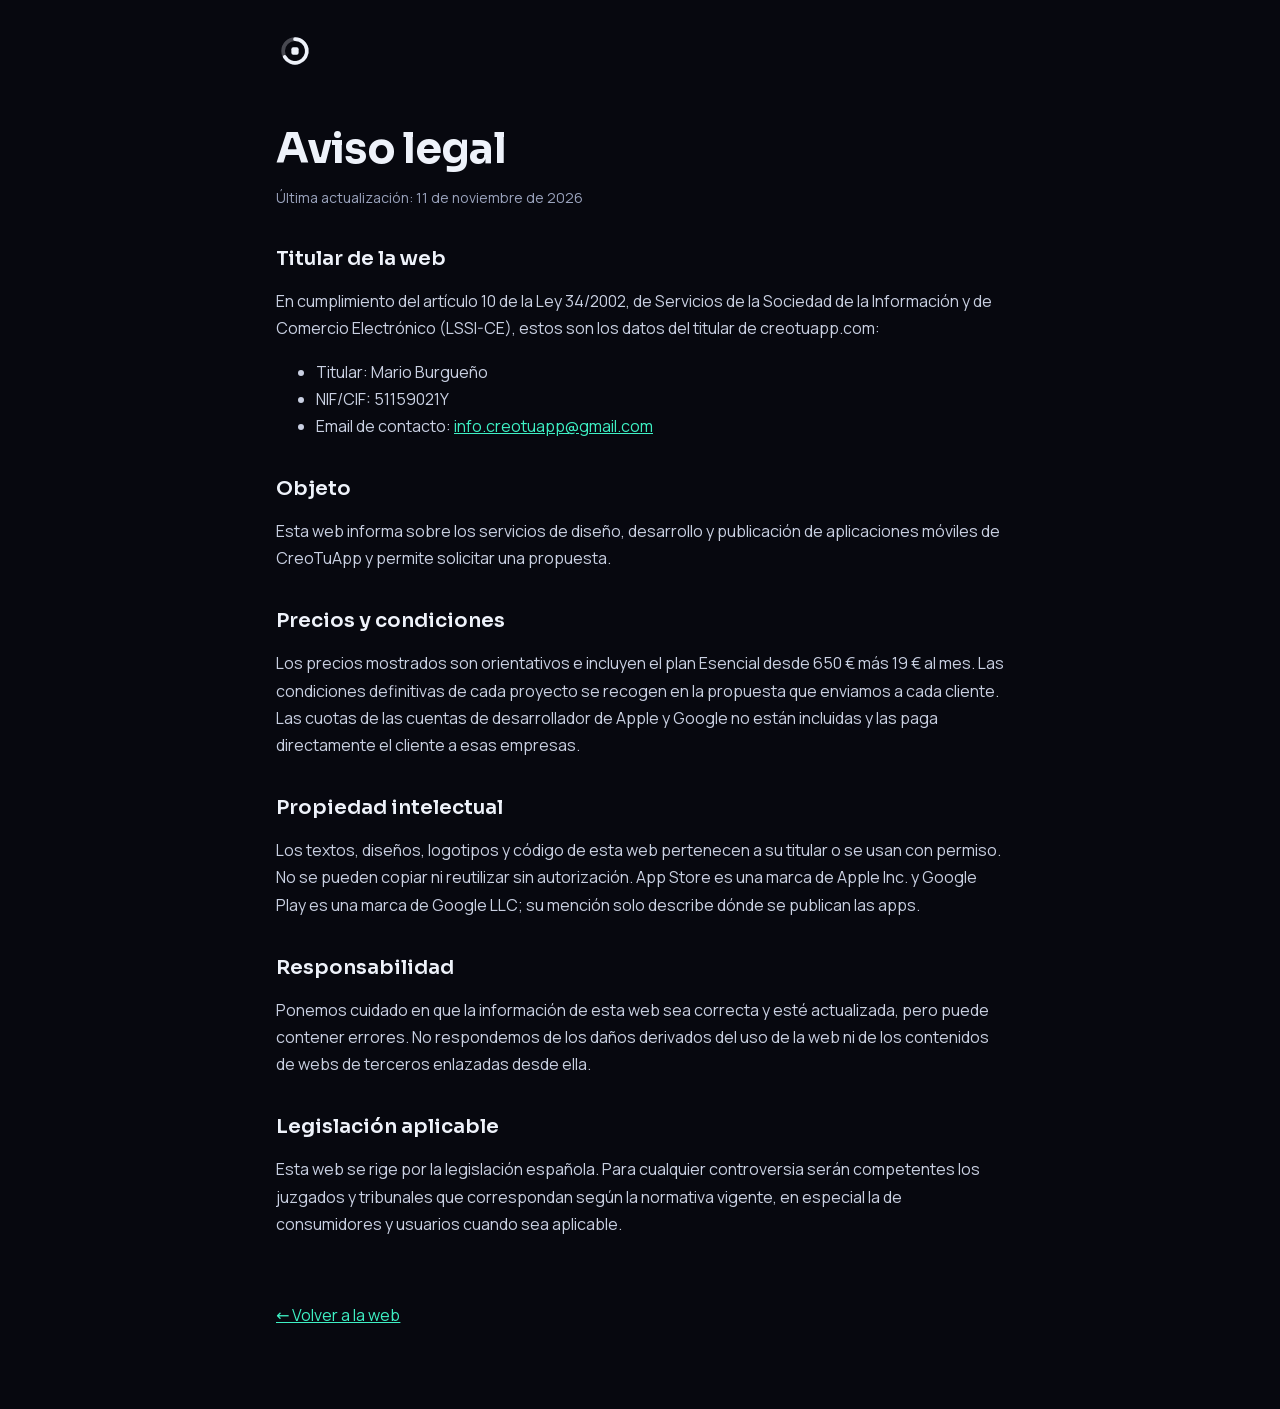
<file: aviso-legal.html>
<!doctype html>
<html lang="es">
<head>
<meta charset="utf-8">
<meta name="viewport" content="width=device-width, initial-scale=1">
<title>Aviso legal · CreoTuApp</title>
<meta name="robots" content="noindex">
<link rel="icon" type="image/svg+xml" href="favicon.svg">
<link rel="stylesheet" href="fonts.css">
<style>
:root { --noche:#07080F; --hielo:#EEF2FA; --niebla:#9AA3BD; --menta:#3EF0C4; --linea:rgba(238,242,250,.09); color-scheme: dark; }
* { box-sizing: border-box; }
body { margin:0; background:var(--noche); color:var(--hielo); font:16px/1.7 "Manrope", system-ui, sans-serif; }
.wrap { max-width: 760px; margin: 0 auto; padding: 32px max(16px, env(safe-area-inset-left)) 80px; }
header a { display:inline-flex; align-items:center; gap:10px; color:var(--hielo); text-decoration:none; font:300 19px "Sora", sans-serif; }
header a b { font-weight:700; } header svg { width:38px; height:38px; display:block; }
h1 { font:700 clamp(30px,5vw,42px)/1.1 "Sora", sans-serif; letter-spacing:-.02em; margin:48px 0 8px; }
h2 { font:600 20px/1.3 "Sora", sans-serif; margin:36px 0 8px; }
p, li { color: #C9D0E2; } a { color: var(--menta); }
.upd { color: var(--niebla); font-size: 14px; }
table { width:100%; border-collapse: collapse; font-size: 15px; } td, th { text-align:left; padding:10px; border-bottom:1px solid var(--linea); vertical-align: top; }
.back { display:inline-block; margin-top:48px; }
</style>
</head>
<body>
<div class="wrap">
<header><a href="./" aria-label="CreoTuApp, volver a la web"><svg viewBox="0 0 48 48" aria-hidden="true"><circle cx="24" cy="24" r="15" fill="none" stroke="#EEF2FA" stroke-opacity=".28" stroke-width="4.6"/><path d="M24 9A15 15 0 1 1 11.01 31.5" fill="none" stroke="#EEF2FA" stroke-width="4.6" stroke-linecap="round"/><rect x="19.4" y="19.4" width="9.2" height="9.2" rx="2.4" fill="#EEF2FA"/></svg></a></header>
<h1>Aviso legal</h1>
<p class="upd">Última actualización: 11 de noviembre de 2026</p>
<h2>Titular de la web</h2>
<p>En cumplimiento del artículo 10 de la Ley 34/2002, de Servicios de la Sociedad de la Información y de Comercio Electrónico (LSSI-CE), estos son los datos del titular de creotuapp.com:</p>
<ul>
<li>Titular: Mario Burgueño</li>
<li>NIF/CIF: 51159021Y</li>
<li>Email de contacto: <a href="mailto:info.creotuapp@gmail.com">info.creotuapp@gmail.com</a></li>
</ul>
<h2>Objeto</h2>
<p>Esta web informa sobre los servicios de diseño, desarrollo y publicación de aplicaciones móviles de CreoTuApp y permite solicitar una propuesta.</p>
<h2>Precios y condiciones</h2>
<p>Los precios mostrados son orientativos e incluyen el plan Esencial desde 650 € más 19 € al mes. Las condiciones definitivas de cada proyecto se recogen en la propuesta que enviamos a cada cliente. Las cuotas de las cuentas de desarrollador de Apple y Google no están incluidas y las paga directamente el cliente a esas empresas.</p>
<h2>Propiedad intelectual</h2>
<p>Los textos, diseños, logotipos y código de esta web pertenecen a su titular o se usan con permiso. No se pueden copiar ni reutilizar sin autorización. App Store es una marca de Apple Inc. y Google Play es una marca de Google LLC; su mención solo describe dónde se publican las apps.</p>
<h2>Responsabilidad</h2>
<p>Ponemos cuidado en que la información de esta web sea correcta y esté actualizada, pero puede contener errores. No respondemos de los daños derivados del uso de la web ni de los contenidos de webs de terceros enlazadas desde ella.</p>
<h2>Legislación aplicable</h2>
<p>Esta web se rige por la legislación española. Para cualquier controversia serán competentes los juzgados y tribunales que correspondan según la normativa vigente, en especial la de consumidores y usuarios cuando sea aplicable.</p>

<a class="back" href="./">← Volver a la web</a>
</div>
</body>
</html>
</file>
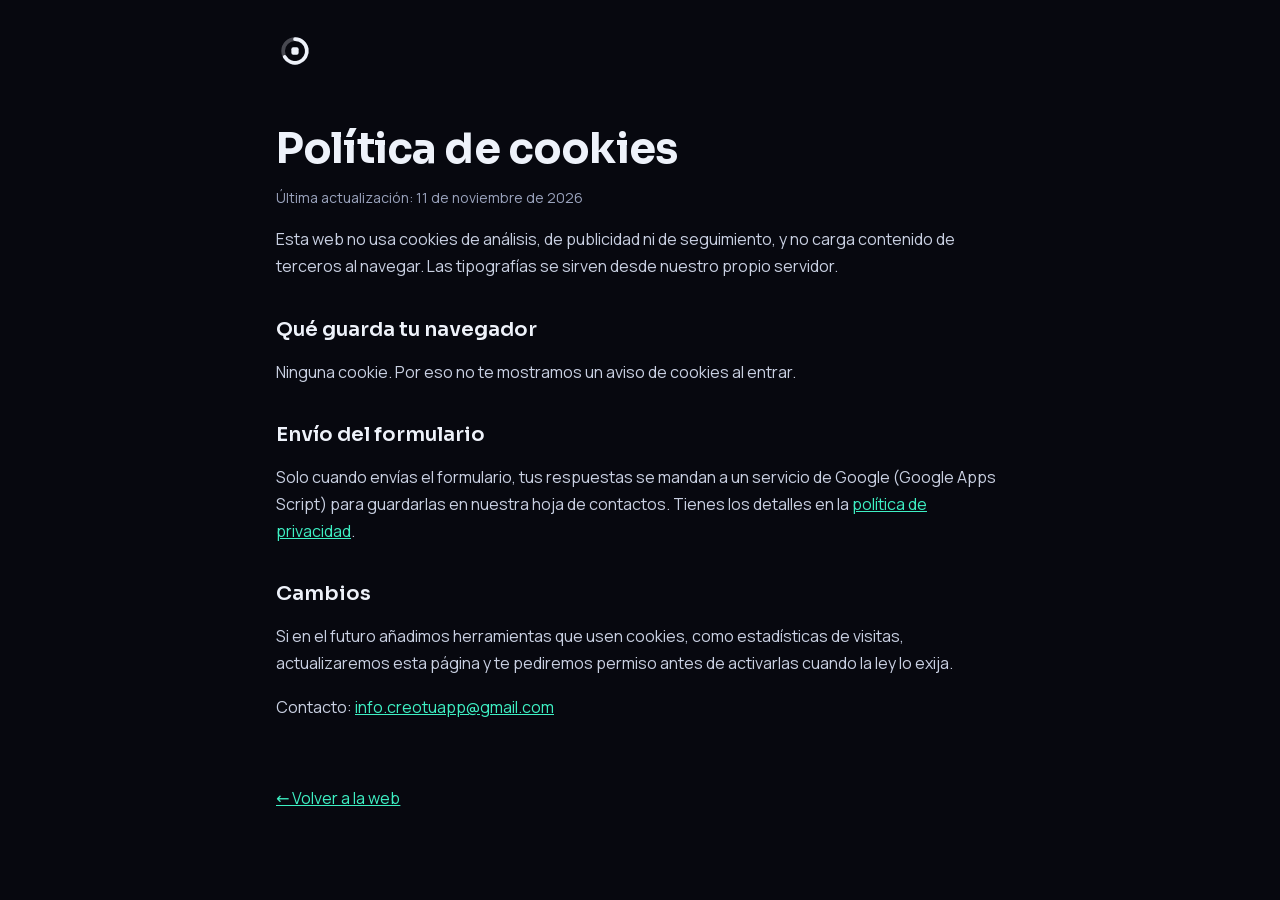
<file: cookies.html>
<!doctype html>
<html lang="es">
<head>
<meta charset="utf-8">
<meta name="viewport" content="width=device-width, initial-scale=1">
<title>Política de cookies · CreoTuApp</title>
<meta name="robots" content="noindex">
<link rel="icon" type="image/svg+xml" href="favicon.svg">
<link rel="stylesheet" href="fonts.css">
<style>
:root { --noche:#07080F; --hielo:#EEF2FA; --niebla:#9AA3BD; --menta:#3EF0C4; --linea:rgba(238,242,250,.09); color-scheme: dark; }
* { box-sizing: border-box; }
body { margin:0; background:var(--noche); color:var(--hielo); font:16px/1.7 "Manrope", system-ui, sans-serif; }
.wrap { max-width: 760px; margin: 0 auto; padding: 32px max(16px, env(safe-area-inset-left)) 80px; }
header a { display:inline-flex; align-items:center; gap:10px; color:var(--hielo); text-decoration:none; font:300 19px "Sora", sans-serif; }
header a b { font-weight:700; } header svg { width:38px; height:38px; display:block; }
h1 { font:700 clamp(30px,5vw,42px)/1.1 "Sora", sans-serif; letter-spacing:-.02em; margin:48px 0 8px; }
h2 { font:600 20px/1.3 "Sora", sans-serif; margin:36px 0 8px; }
p, li { color: #C9D0E2; } a { color: var(--menta); }
.upd { color: var(--niebla); font-size: 14px; }
table { width:100%; border-collapse: collapse; font-size: 15px; } td, th { text-align:left; padding:10px; border-bottom:1px solid var(--linea); vertical-align: top; }
.back { display:inline-block; margin-top:48px; }
</style>
</head>
<body>
<div class="wrap">
<header><a href="./" aria-label="CreoTuApp, volver a la web"><svg viewBox="0 0 48 48" aria-hidden="true"><circle cx="24" cy="24" r="15" fill="none" stroke="#EEF2FA" stroke-opacity=".28" stroke-width="4.6"/><path d="M24 9A15 15 0 1 1 11.01 31.5" fill="none" stroke="#EEF2FA" stroke-width="4.6" stroke-linecap="round"/><rect x="19.4" y="19.4" width="9.2" height="9.2" rx="2.4" fill="#EEF2FA"/></svg></a></header>
<h1>Política de cookies</h1>
<p class="upd">Última actualización: 11 de noviembre de 2026</p>
<p>Esta web no usa cookies de análisis, de publicidad ni de seguimiento, y no carga contenido de terceros al navegar. Las tipografías se sirven desde nuestro propio servidor.</p>
<h2>Qué guarda tu navegador</h2>
<p>Ninguna cookie. Por eso no te mostramos un aviso de cookies al entrar.</p>
<h2>Envío del formulario</h2>
<p>Solo cuando envías el formulario, tus respuestas se mandan a un servicio de Google (Google Apps Script) para guardarlas en nuestra hoja de contactos. Tienes los detalles en la <a href="privacidad.html">política de privacidad</a>.</p>
<h2>Cambios</h2>
<p>Si en el futuro añadimos herramientas que usen cookies, como estadísticas de visitas, actualizaremos esta página y te pediremos permiso antes de activarlas cuando la ley lo exija.</p>
<p>Contacto: <a href="mailto:info.creotuapp@gmail.com">info.creotuapp@gmail.com</a></p>

<a class="back" href="./">← Volver a la web</a>
</div>
</body>
</html>
</file>
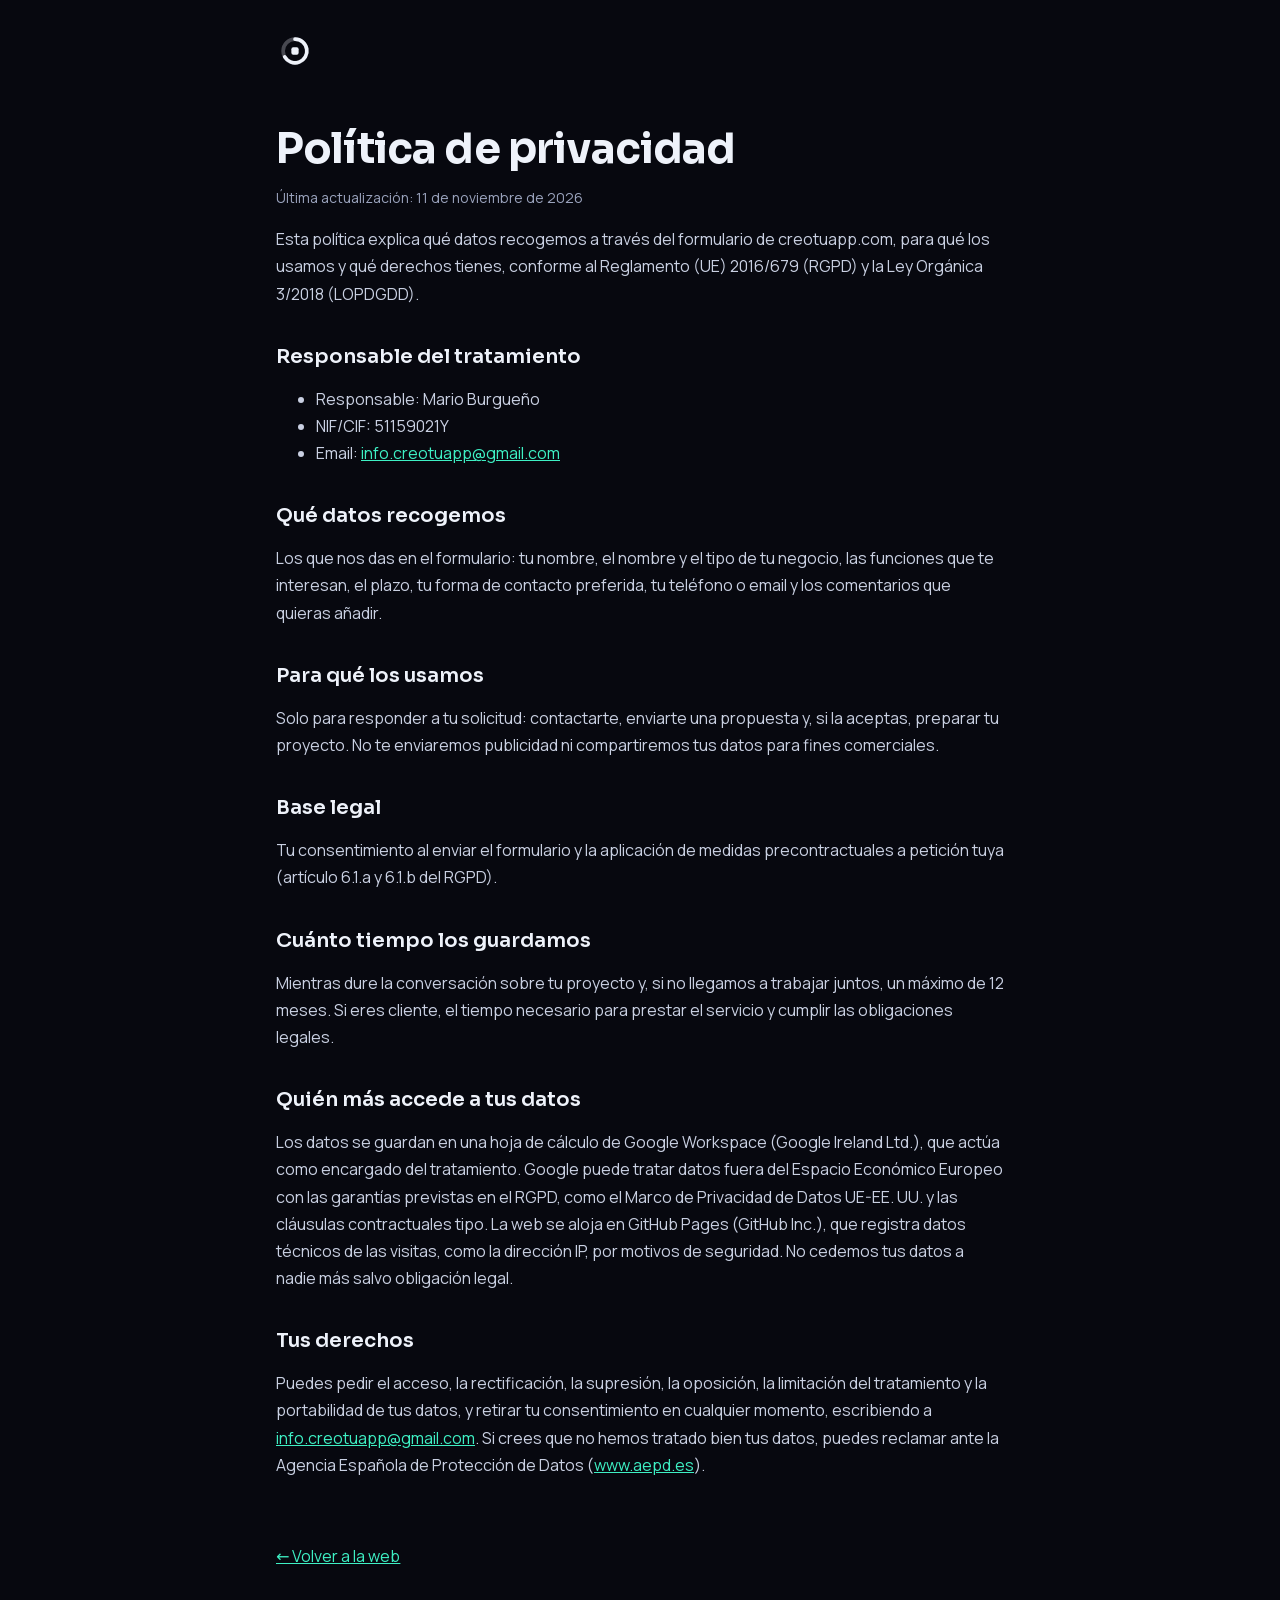
<file: privacidad.html>
<!doctype html>
<html lang="es">
<head>
<meta charset="utf-8">
<meta name="viewport" content="width=device-width, initial-scale=1">
<title>Política de privacidad · CreoTuApp</title>
<meta name="robots" content="noindex">
<link rel="icon" type="image/svg+xml" href="favicon.svg">
<link rel="stylesheet" href="fonts.css">
<style>
:root { --noche:#07080F; --hielo:#EEF2FA; --niebla:#9AA3BD; --menta:#3EF0C4; --linea:rgba(238,242,250,.09); color-scheme: dark; }
* { box-sizing: border-box; }
body { margin:0; background:var(--noche); color:var(--hielo); font:16px/1.7 "Manrope", system-ui, sans-serif; }
.wrap { max-width: 760px; margin: 0 auto; padding: 32px max(16px, env(safe-area-inset-left)) 80px; }
header a { display:inline-flex; align-items:center; gap:10px; color:var(--hielo); text-decoration:none; font:300 19px "Sora", sans-serif; }
header a b { font-weight:700; } header svg { width:38px; height:38px; display:block; }
h1 { font:700 clamp(30px,5vw,42px)/1.1 "Sora", sans-serif; letter-spacing:-.02em; margin:48px 0 8px; }
h2 { font:600 20px/1.3 "Sora", sans-serif; margin:36px 0 8px; }
p, li { color: #C9D0E2; } a { color: var(--menta); }
.upd { color: var(--niebla); font-size: 14px; }
table { width:100%; border-collapse: collapse; font-size: 15px; } td, th { text-align:left; padding:10px; border-bottom:1px solid var(--linea); vertical-align: top; }
.back { display:inline-block; margin-top:48px; }
</style>
</head>
<body>
<div class="wrap">
<header><a href="./" aria-label="CreoTuApp, volver a la web"><svg viewBox="0 0 48 48" aria-hidden="true"><circle cx="24" cy="24" r="15" fill="none" stroke="#EEF2FA" stroke-opacity=".28" stroke-width="4.6"/><path d="M24 9A15 15 0 1 1 11.01 31.5" fill="none" stroke="#EEF2FA" stroke-width="4.6" stroke-linecap="round"/><rect x="19.4" y="19.4" width="9.2" height="9.2" rx="2.4" fill="#EEF2FA"/></svg></a></header>
<h1>Política de privacidad</h1>
<p class="upd">Última actualización: 11 de noviembre de 2026</p>
<p>Esta política explica qué datos recogemos a través del formulario de creotuapp.com, para qué los usamos y qué derechos tienes, conforme al Reglamento (UE) 2016/679 (RGPD) y la Ley Orgánica 3/2018 (LOPDGDD).</p>
<h2>Responsable del tratamiento</h2>
<ul>
<li>Responsable: Mario Burgueño</li>
<li>NIF/CIF: 51159021Y</li>
<li>Email: <a href="mailto:info.creotuapp@gmail.com">info.creotuapp@gmail.com</a></li>
</ul>
<h2>Qué datos recogemos</h2>
<p>Los que nos das en el formulario: tu nombre, el nombre y el tipo de tu negocio, las funciones que te interesan, el plazo, tu forma de contacto preferida, tu teléfono o email y los comentarios que quieras añadir.</p>
<h2>Para qué los usamos</h2>
<p>Solo para responder a tu solicitud: contactarte, enviarte una propuesta y, si la aceptas, preparar tu proyecto. No te enviaremos publicidad ni compartiremos tus datos para fines comerciales.</p>
<h2>Base legal</h2>
<p>Tu consentimiento al enviar el formulario y la aplicación de medidas precontractuales a petición tuya (artículo 6.1.a y 6.1.b del RGPD).</p>
<h2>Cuánto tiempo los guardamos</h2>
<p>Mientras dure la conversación sobre tu proyecto y, si no llegamos a trabajar juntos, un máximo de 12 meses. Si eres cliente, el tiempo necesario para prestar el servicio y cumplir las obligaciones legales.</p>
<h2>Quién más accede a tus datos</h2>
<p>Los datos se guardan en una hoja de cálculo de Google Workspace (Google Ireland Ltd.), que actúa como encargado del tratamiento. Google puede tratar datos fuera del Espacio Económico Europeo con las garantías previstas en el RGPD, como el Marco de Privacidad de Datos UE-EE. UU. y las cláusulas contractuales tipo. La web se aloja en GitHub Pages (GitHub Inc.), que registra datos técnicos de las visitas, como la dirección IP, por motivos de seguridad. No cedemos tus datos a nadie más salvo obligación legal.</p>
<h2>Tus derechos</h2>
<p>Puedes pedir el acceso, la rectificación, la supresión, la oposición, la limitación del tratamiento y la portabilidad de tus datos, y retirar tu consentimiento en cualquier momento, escribiendo a <a href="mailto:info.creotuapp@gmail.com">info.creotuapp@gmail.com</a>. Si crees que no hemos tratado bien tus datos, puedes reclamar ante la Agencia Española de Protección de Datos (<a href="https://www.aepd.es" rel="noopener">www.aepd.es</a>).</p>

<a class="back" href="./">← Volver a la web</a>
</div>
</body>
</html>
</file>
<file: fonts.css>
@font-face { font-family: 'Sora'; font-style: normal; font-weight: 300 700; font-display: swap; src: url(fonts/sora.woff2) format('woff2'); }
@font-face { font-family: 'Manrope'; font-style: normal; font-weight: 400 700; font-display: swap; src: url(fonts/manrope.woff2) format('woff2'); }
</file>
